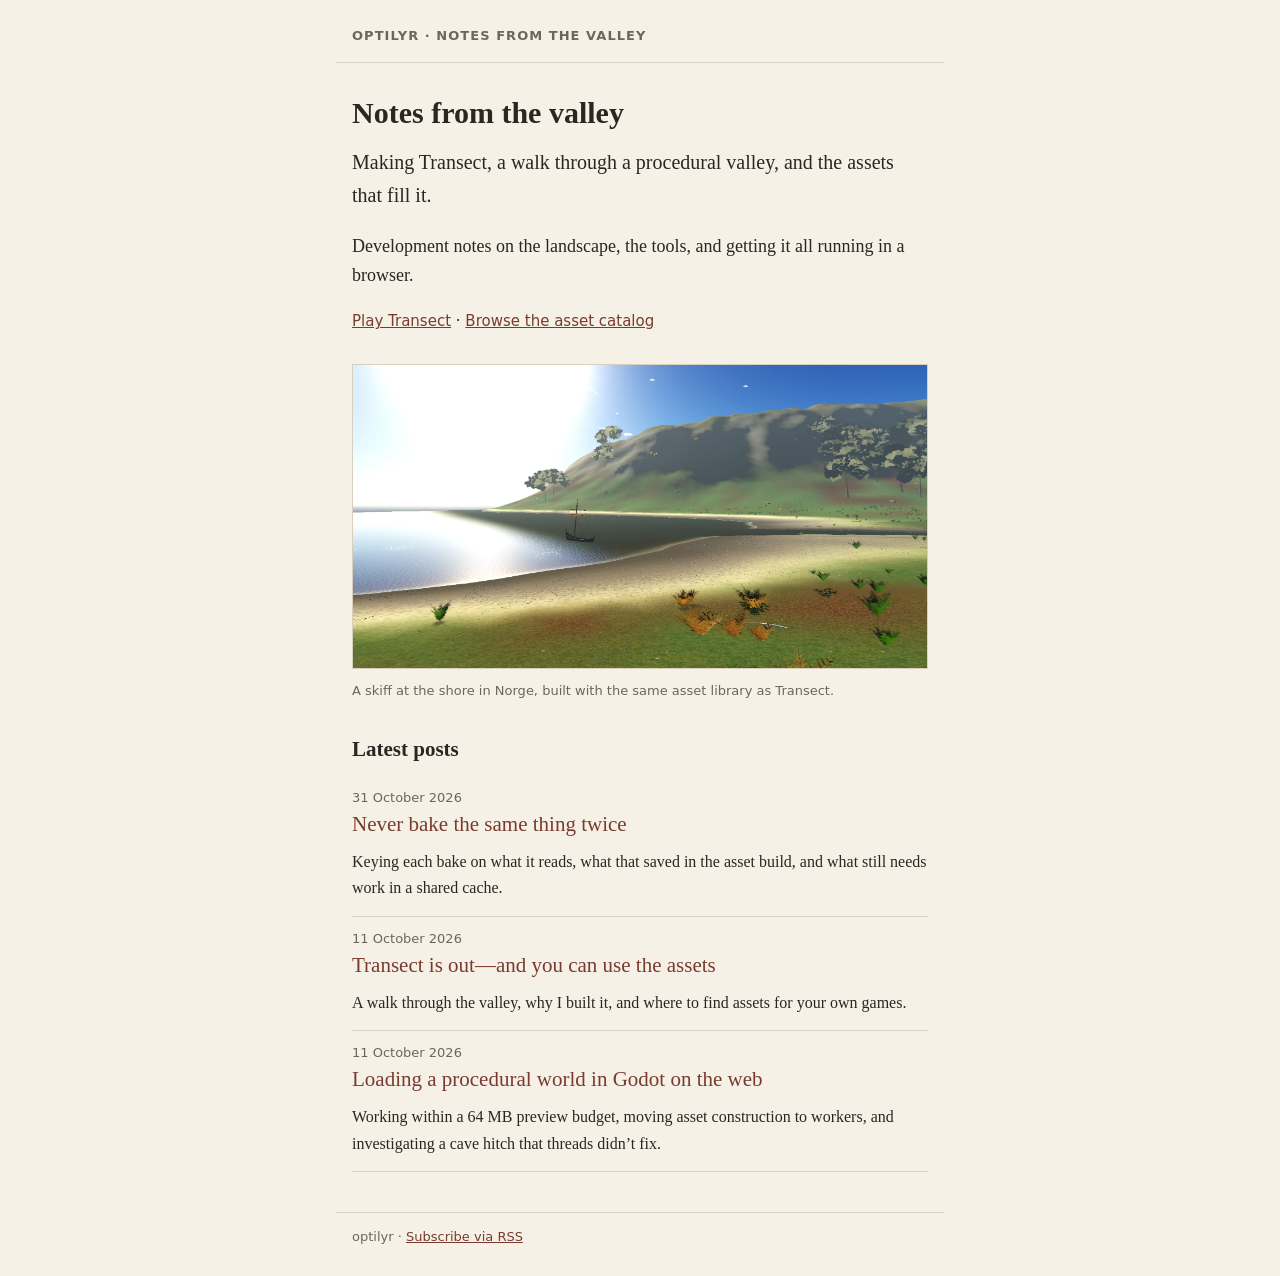
<file: index.html>
<!doctype html>
<html lang="en">
<head>
<meta charset="utf-8">
<meta name="viewport" content="width=device-width,initial-scale=1">
<title>Notes from the valley</title>
<meta name="description" content="Notes on making Transect, a walk through a valley in your browser.">
<link rel="stylesheet" href="style.css">
<link rel="canonical" href="https://fellandfjordstudios.github.io/blog/">
<link rel="alternate" type="application/rss+xml" title="Notes from the valley" href="feed.xml">
<meta property="og:site_name" content="Notes from the valley">
<meta property="og:type" content="website">
<meta property="og:title" content="Notes from the valley">
<meta property="og:description" content="Notes on making Transect, a walk through a valley in your browser.">
<meta property="og:url" content="https://fellandfjordstudios.github.io/blog/">
</head>
<body>
<header><a class="site" href="./">optilyr · notes from the valley</a></header>
<main>
<section class="intro" aria-labelledby="intro-title">
<h1 id="intro-title">Notes from the valley</h1>
<p class="lede">Making Transect, a walk through a procedural valley, and the assets that fill it.</p>
<p>Development notes on the landscape, the tools, and getting it all running in a browser.</p>
<p class="project-links"><a href="https://fellandfjordstudios.github.io/transect-release/">Play Transect</a> · <a href="https://asset-explorer.pages.dev/">Browse the asset catalog</a></p>
<figure class="scene shore-scene">
<img src="images/norge-skiff-at-the-shore.webp" width="2000" height="1055" alt="A skiff floats beside a sandy shore in Norge, beneath a grassy hillside and a bright blue sky.">
<figcaption>A skiff at the shore in Norge, built with the same asset library as Transect.</figcaption>
</figure>
</section>
<h2>Latest posts</h2>
<ul class="posts">
<li><p class="date"><time datetime="2026-10-31">31 October 2026</time></p><h3><a href="posts/never-bake-the-same-thing-twice.html">Never bake the same thing twice</a></h3><p>Keying each bake on what it reads, what that saved in the asset build, and what still needs work in a shared cache.</p></li>
<li><p class="date"><time datetime="2026-10-11">11 October 2026</time></p><h3><a href="posts/transect-announcement.html">Transect is out—and you can use the assets</a></h3><p>A walk through the valley, why I built it, and where to find assets for your own games.</p></li>
<li><p class="date"><time datetime="2026-10-11">11 October 2026</time></p><h3><a href="posts/loading-a-procedural-world.html">Loading a procedural world in Godot on the web</a></h3><p>Working within a 64 MB preview budget, moving asset construction to workers, and investigating a cave hitch that threads didn’t fix.</p></li>
</ul>
</main>
<footer>optilyr · <a href="feed.xml">Subscribe via RSS</a></footer>
</body>
</html>
</file>
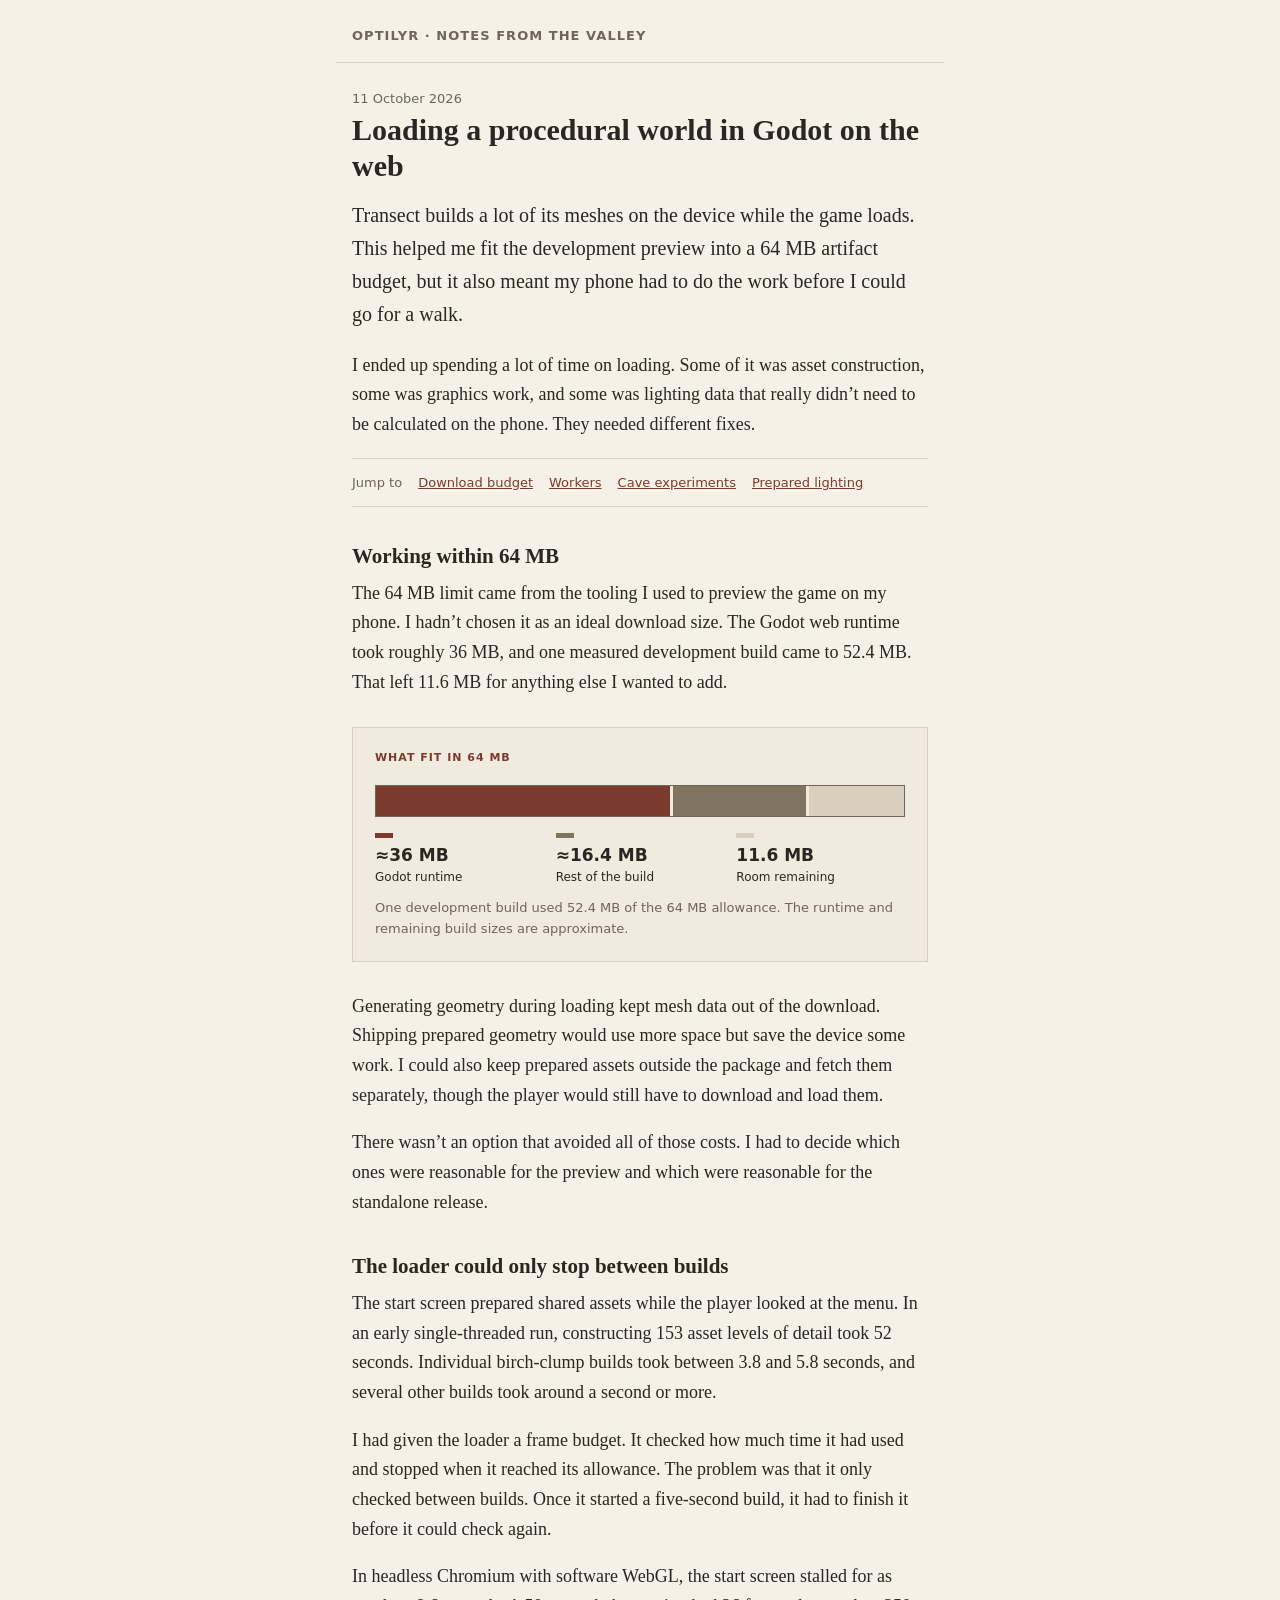
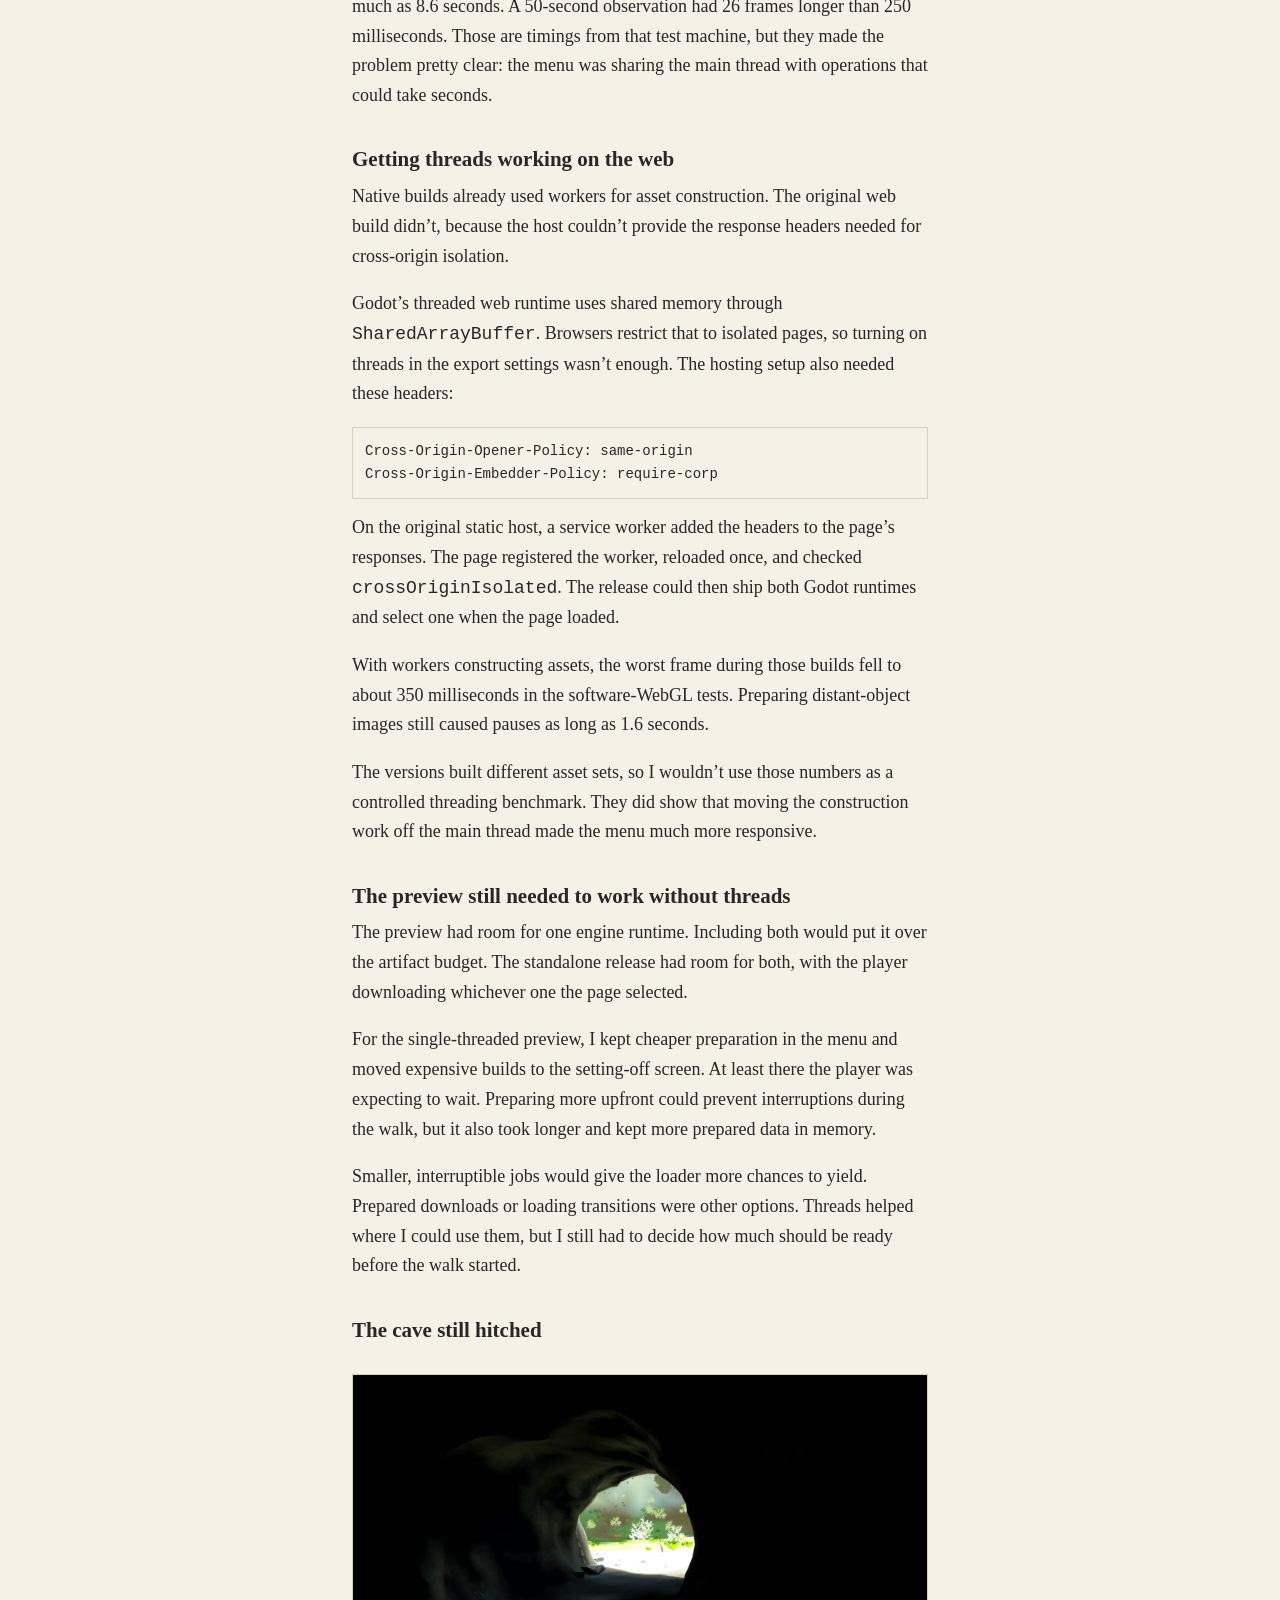
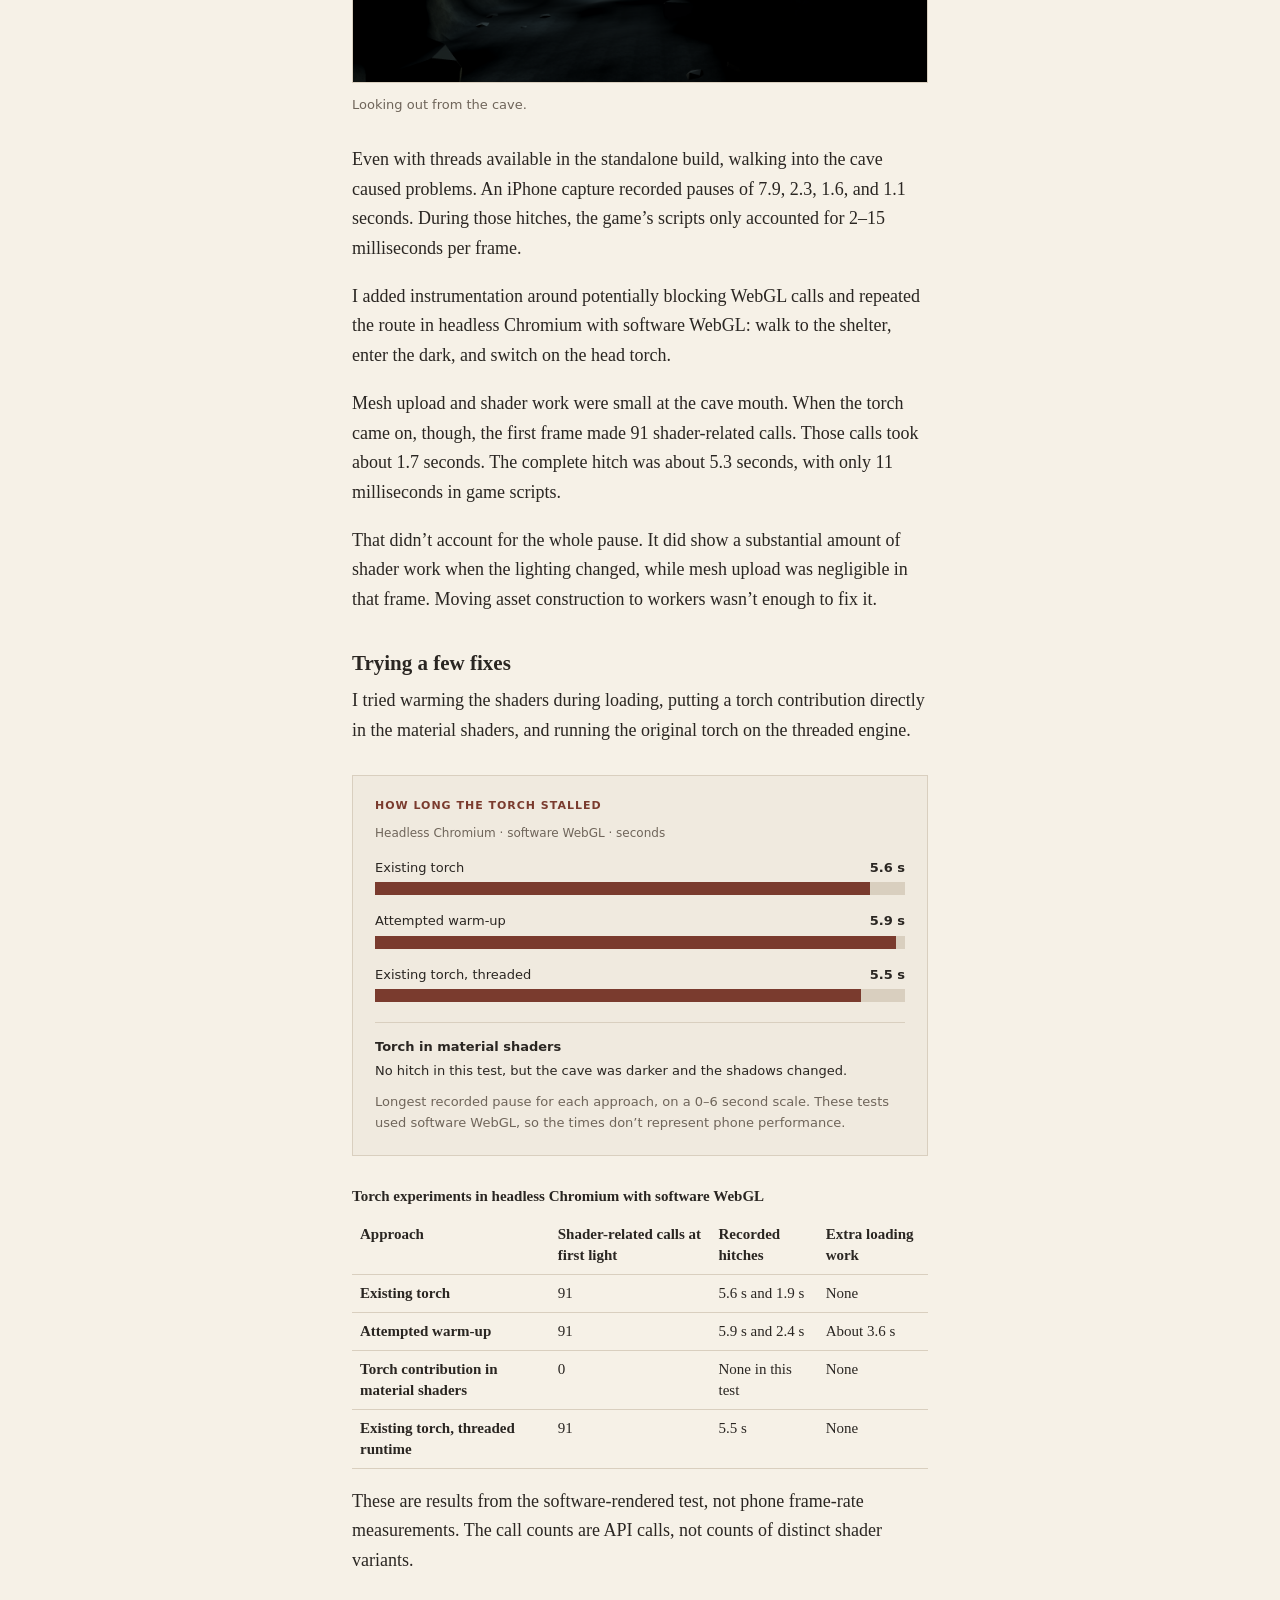
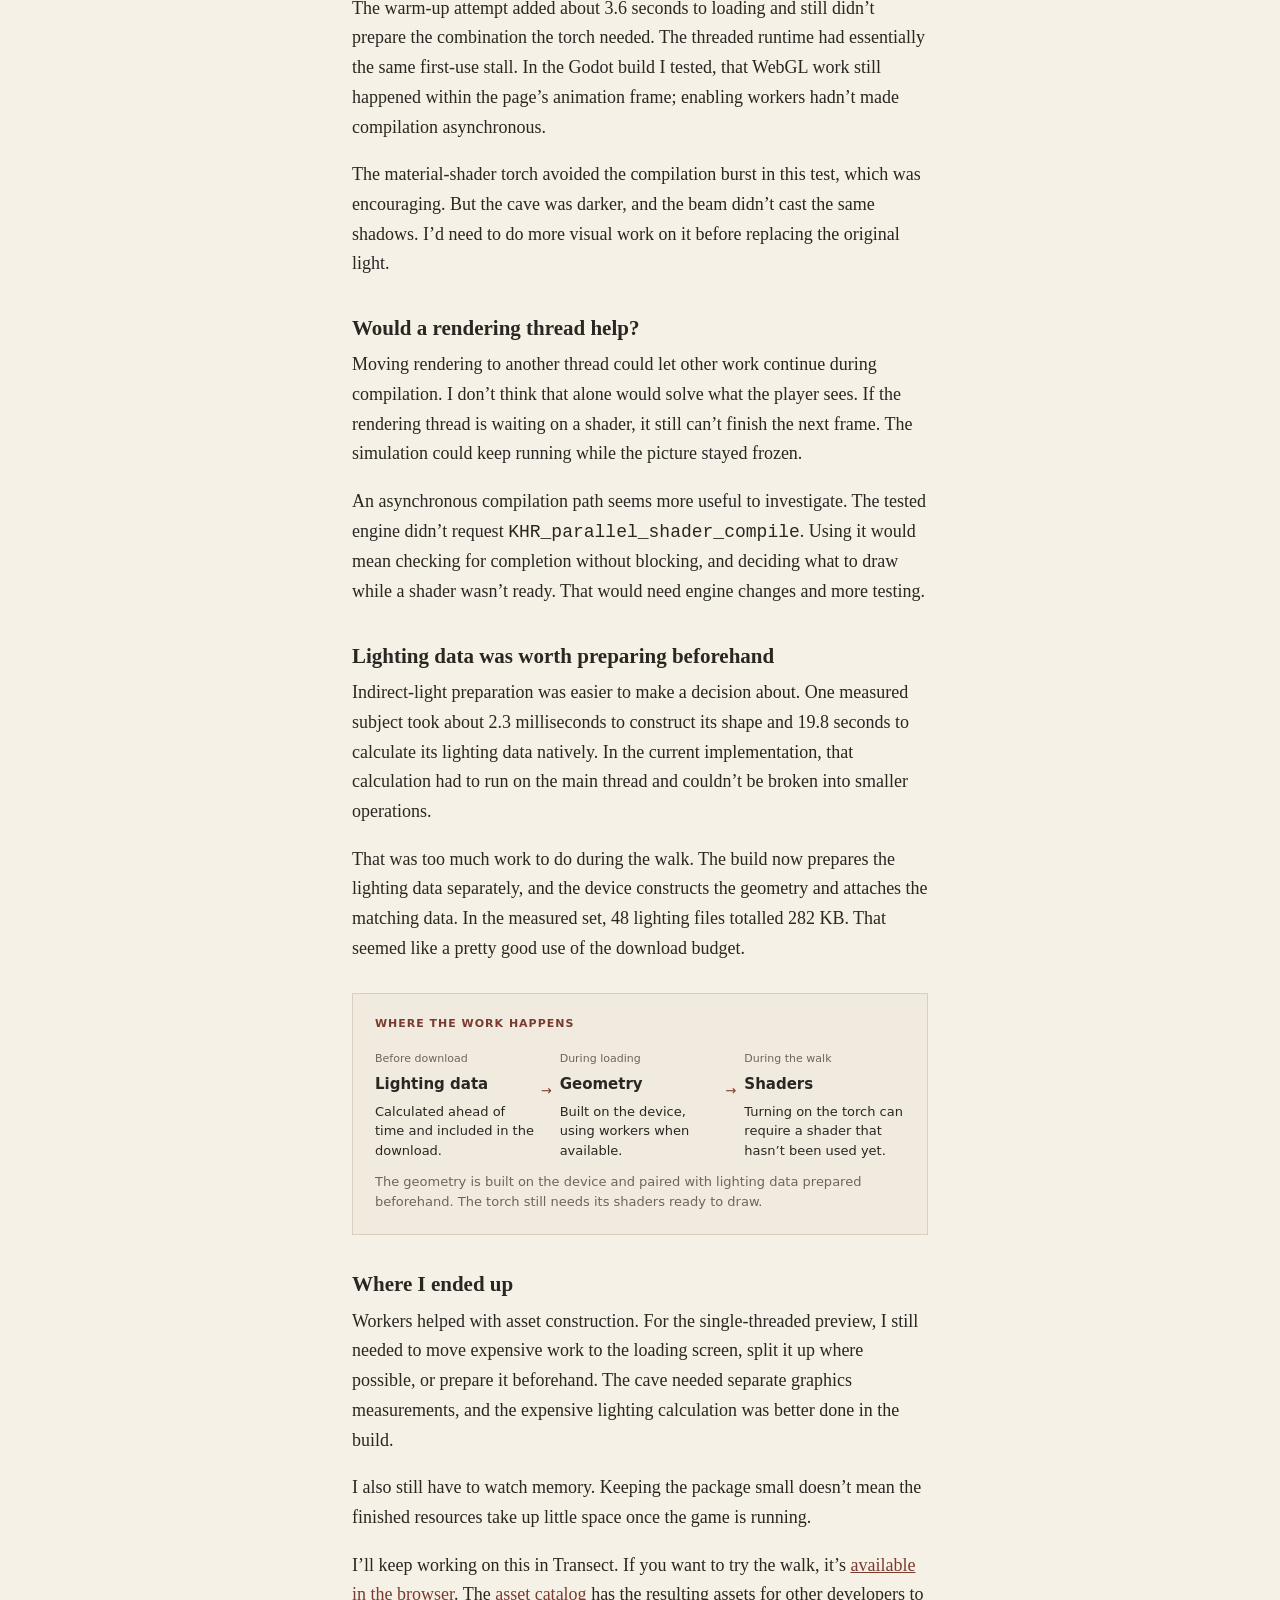
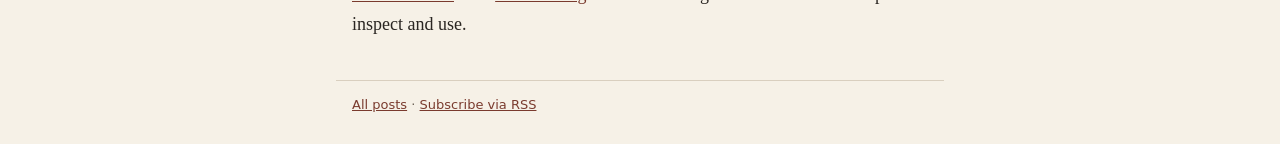
<file: posts/loading-a-procedural-world.html>
<!doctype html>
<html lang="en">
<head>
<meta charset="utf-8">
<meta name="viewport" content="width=device-width,initial-scale=1">
<title>Loading a procedural world in Godot on the web</title>
<meta name="description" content="What I tried to reduce loading stalls in Transect, from worker threads to shader experiments and prepared lighting data.">
<link rel="stylesheet" href="../style.css">
<link rel="canonical" href="https://fellandfjordstudios.github.io/blog/posts/loading-a-procedural-world.html">
<link rel="alternate" type="application/rss+xml" title="Notes from the valley" href="../feed.xml">
<meta property="og:site_name" content="Notes from the valley">
<meta property="og:type" content="article">
<meta property="og:title" content="Loading a procedural world in Godot on the web">
<meta property="og:description" content="What I tried to reduce loading stalls in Transect, from worker threads to shader experiments and prepared lighting data.">
<meta property="og:url" content="https://fellandfjordstudios.github.io/blog/posts/loading-a-procedural-world.html">
</head>
<body>
<header><a class="site" href="../">optilyr · notes from the valley</a></header>
<main>
<article>
<p class="date"><time datetime="2026-10-11">11 October 2026</time></p>
<h1>Loading a procedural world in Godot on the web</h1>
<p class="lede">Transect builds a lot of its meshes on the device while the game loads. This helped me fit the development preview into a 64 MB artifact budget, but it also meant my phone had to do the work before I could go for a walk.</p>
<p>I ended up spending a lot of time on loading. Some of it was asset construction, some was graphics work, and some was lighting data that really didn’t need to be calculated on the phone. They needed different fixes.</p>
<nav class="article-nav" aria-label="In this article"><span>Jump to</span> <a href="#budget">Download budget</a> <a href="#threads">Workers</a> <a href="#cave">Cave experiments</a> <a href="#lighting">Prepared lighting</a></nav>
<h2 id="budget">Working within 64 MB</h2>
<p>The 64 MB limit came from the tooling I used to preview the game on my phone. I hadn’t chosen it as an ideal download size. The Godot web runtime took roughly 36 MB, and one measured development build came to 52.4 MB. That left 11.6 MB for anything else I wanted to add.</p>
<figure class="diagram">
<p class="eyebrow">What fit in 64 MB</p>
<div class="budget-bar" aria-hidden="true"><span class="budget-runtime"></span><span class="budget-other"></span><span class="budget-room"></span></div>
<ul class="budget-key">
<li><span class="swatch runtime" aria-hidden="true"></span><strong>≈36 MB</strong><span>Godot runtime</span></li>
<li><span class="swatch other" aria-hidden="true"></span><strong>≈16.4 MB</strong><span>Rest of the build</span></li>
<li><span class="swatch room" aria-hidden="true"></span><strong>11.6 MB</strong><span>Room remaining</span></li>
</ul>
<figcaption>One development build used 52.4 MB of the 64 MB allowance. The runtime and remaining build sizes are approximate.</figcaption>
</figure>
<p>Generating geometry during loading kept mesh data out of the download. Shipping prepared geometry would use more space but save the device some work. I could also keep prepared assets outside the package and fetch them separately, though the player would still have to download and load them.</p>
<p>There wasn’t an option that avoided all of those costs. I had to decide which ones were reasonable for the preview and which were reasonable for the standalone release.</p>
<h2>The loader could only stop between builds</h2>
<p>The start screen prepared shared assets while the player looked at the menu. In an early single-threaded run, constructing 153 asset levels of detail took 52 seconds. Individual birch-clump builds took between 3.8 and 5.8 seconds, and several other builds took around a second or more.</p>
<p>I had given the loader a frame budget. It checked how much time it had used and stopped when it reached its allowance. The problem was that it only checked between builds. Once it started a five-second build, it had to finish it before it could check again.</p>
<p>In headless Chromium with software WebGL, the start screen stalled for as much as 8.6 seconds. A 50-second observation had 26 frames longer than 250 milliseconds. Those are timings from that test machine, but they made the problem pretty clear: the menu was sharing the main thread with operations that could take seconds.</p>
<h2 id="threads">Getting threads working on the web</h2>
<p>Native builds already used workers for asset construction. The original web build didn’t, because the host couldn’t provide the response headers needed for cross-origin isolation.</p>
<p>Godot’s threaded web runtime uses shared memory through <code>SharedArrayBuffer</code>. Browsers restrict that to isolated pages, so turning on threads in the export settings wasn’t enough. The hosting setup also needed these headers:</p>
<pre><code>Cross-Origin-Opener-Policy: same-origin
Cross-Origin-Embedder-Policy: require-corp</code></pre>
<p>On the original static host, a service worker added the headers to the page’s responses. The page registered the worker, reloaded once, and checked <code>crossOriginIsolated</code>. The release could then ship both Godot runtimes and select one when the page loaded.</p>
<p>With workers constructing assets, the worst frame during those builds fell to about 350 milliseconds in the software-WebGL tests. Preparing distant-object images still caused pauses as long as 1.6 seconds.</p>
<p>The versions built different asset sets, so I wouldn’t use those numbers as a controlled threading benchmark. They did show that moving the construction work off the main thread made the menu much more responsive.</p>
<h2>The preview still needed to work without threads</h2>
<p>The preview had room for one engine runtime. Including both would put it over the artifact budget. The standalone release had room for both, with the player downloading whichever one the page selected.</p>
<p>For the single-threaded preview, I kept cheaper preparation in the menu and moved expensive builds to the setting-off screen. At least there the player was expecting to wait. Preparing more upfront could prevent interruptions during the walk, but it also took longer and kept more prepared data in memory.</p>
<p>Smaller, interruptible jobs would give the loader more chances to yield. Prepared downloads or loading transitions were other options. Threads helped where I could use them, but I still had to decide how much should be ready before the walk started.</p>
<h2 id="cave">The cave still hitched</h2>
<figure class="scene cave-scene">
<img src="../images/looking_out_of_the_cave.png" width="2820" height="1508" loading="lazy" alt="Looking from a dark, rocky cave toward its sunlit entrance, with trees and plants outside.">
<figcaption>Looking out from the cave.</figcaption>
</figure>
<p>Even with threads available in the standalone build, walking into the cave caused problems. An iPhone capture recorded pauses of 7.9, 2.3, 1.6, and 1.1 seconds. During those hitches, the game’s scripts only accounted for 2–15 milliseconds per frame.</p>
<p>I added instrumentation around potentially blocking WebGL calls and repeated the route in headless Chromium with software WebGL: walk to the shelter, enter the dark, and switch on the head torch.</p>
<p>Mesh upload and shader work were small at the cave mouth. When the torch came on, though, the first frame made 91 shader-related calls. Those calls took about 1.7 seconds. The complete hitch was about 5.3 seconds, with only 11 milliseconds in game scripts.</p>
<p>That didn’t account for the whole pause. It did show a substantial amount of shader work when the lighting changed, while mesh upload was negligible in that frame. Moving asset construction to workers wasn’t enough to fix it.</p>
<h2>Trying a few fixes</h2>
<p>I tried warming the shaders during loading, putting a torch contribution directly in the material shaders, and running the original torch on the threaded engine.</p>
<figure class="diagram">
<p class="eyebrow">How long the torch stalled</p>
<p class="chart-context">Headless Chromium · software WebGL · seconds</p>
<div class="hitch-chart">
<div class="hitch-row"><span>Existing torch</span><strong>5.6 s</strong><div class="bar-track" aria-hidden="true"><span style="width:93.333%"></span></div></div>
<div class="hitch-row"><span>Attempted warm-up</span><strong>5.9 s</strong><div class="bar-track" aria-hidden="true"><span style="width:98.333%"></span></div></div>
<div class="hitch-row"><span>Existing torch, threaded</span><strong>5.5 s</strong><div class="bar-track" aria-hidden="true"><span style="width:91.667%"></span></div></div>
<div class="hitch-result"><strong>Torch in material shaders</strong><span>No hitch in this test, but the cave was darker and the shadows changed.</span></div>
</div>
<figcaption>Longest recorded pause for each approach, on a 0–6 second scale. These tests used software WebGL, so the times don’t represent phone performance.</figcaption>
</figure>
<div class="table-scroll" role="region" aria-label="Torch experiment results" tabindex="0">
<table>
<caption>Torch experiments in headless Chromium with software WebGL</caption>
<thead><tr><th scope="col">Approach</th><th scope="col">Shader-related calls at first light</th><th scope="col">Recorded hitches</th><th scope="col">Extra loading work</th></tr></thead>
<tbody>
<tr><th scope="row">Existing torch</th><td>91</td><td>5.6 s and 1.9 s</td><td>None</td></tr>
<tr><th scope="row">Attempted warm-up</th><td>91</td><td>5.9 s and 2.4 s</td><td>About 3.6 s</td></tr>
<tr><th scope="row">Torch contribution in material shaders</th><td>0</td><td>None in this test</td><td>None</td></tr>
<tr><th scope="row">Existing torch, threaded runtime</th><td>91</td><td>5.5 s</td><td>None</td></tr>
</tbody>
</table>
</div>
<p>These are results from the software-rendered test, not phone frame-rate measurements. The call counts are API calls, not counts of distinct shader variants.</p>
<p>The warm-up attempt added about 3.6 seconds to loading and still didn’t prepare the combination the torch needed. The threaded runtime had essentially the same first-use stall. In the Godot build I tested, that WebGL work still happened within the page’s animation frame; enabling workers hadn’t made compilation asynchronous.</p>
<p>The material-shader torch avoided the compilation burst in this test, which was encouraging. But the cave was darker, and the beam didn’t cast the same shadows. I’d need to do more visual work on it before replacing the original light.</p>
<h2>Would a rendering thread help?</h2>
<p>Moving rendering to another thread could let other work continue during compilation. I don’t think that alone would solve what the player sees. If the rendering thread is waiting on a shader, it still can’t finish the next frame. The simulation could keep running while the picture stayed frozen.</p>
<p>An asynchronous compilation path seems more useful to investigate. The tested engine didn’t request <code>KHR_parallel_shader_compile</code>. Using it would mean checking for completion without blocking, and deciding what to draw while a shader wasn’t ready. That would need engine changes and more testing.</p>
<h2 id="lighting">Lighting data was worth preparing beforehand</h2>
<p>Indirect-light preparation was easier to make a decision about. One measured subject took about 2.3 milliseconds to construct its shape and 19.8 seconds to calculate its lighting data natively. In the current implementation, that calculation had to run on the main thread and couldn’t be broken into smaller operations.</p>
<p>That was too much work to do during the walk. The build now prepares the lighting data separately, and the device constructs the geometry and attaches the matching data. In the measured set, 48 lighting files totalled 282 KB. That seemed like a pretty good use of the download budget.</p>
<figure class="diagram">
<p class="eyebrow">Where the work happens</p>
<ol class="flow">
<li><span class="step-label">Before download</span><strong>Lighting data</strong><span>Calculated ahead of time and included in the download.</span></li>
<li><span class="step-label">During loading</span><strong>Geometry</strong><span>Built on the device, using workers when available.</span></li>
<li><span class="step-label">During the walk</span><strong>Shaders</strong><span>Turning on the torch can require a shader that hasn’t been used yet.</span></li>
</ol>
<figcaption>The geometry is built on the device and paired with lighting data prepared beforehand. The torch still needs its shaders ready to draw.</figcaption>
</figure>
<h2>Where I ended up</h2>
<p>Workers helped with asset construction. For the single-threaded preview, I still needed to move expensive work to the loading screen, split it up where possible, or prepare it beforehand. The cave needed separate graphics measurements, and the expensive lighting calculation was better done in the build.</p>
<p>I also still have to watch memory. Keeping the package small doesn’t mean the finished resources take up little space once the game is running.</p>
<p>I’ll keep working on this in Transect. If you want to try the walk, it’s <a href="https://fellandfjordstudios.github.io/transect-release/">available in the browser</a>. The <a href="https://asset-explorer.pages.dev/">asset catalog</a> has the resulting assets for other developers to inspect and use.</p>
</article>
</main>
<footer><a href="../">All posts</a> · <a href="../feed.xml">Subscribe via RSS</a></footer>
</body>
</html>
</file>
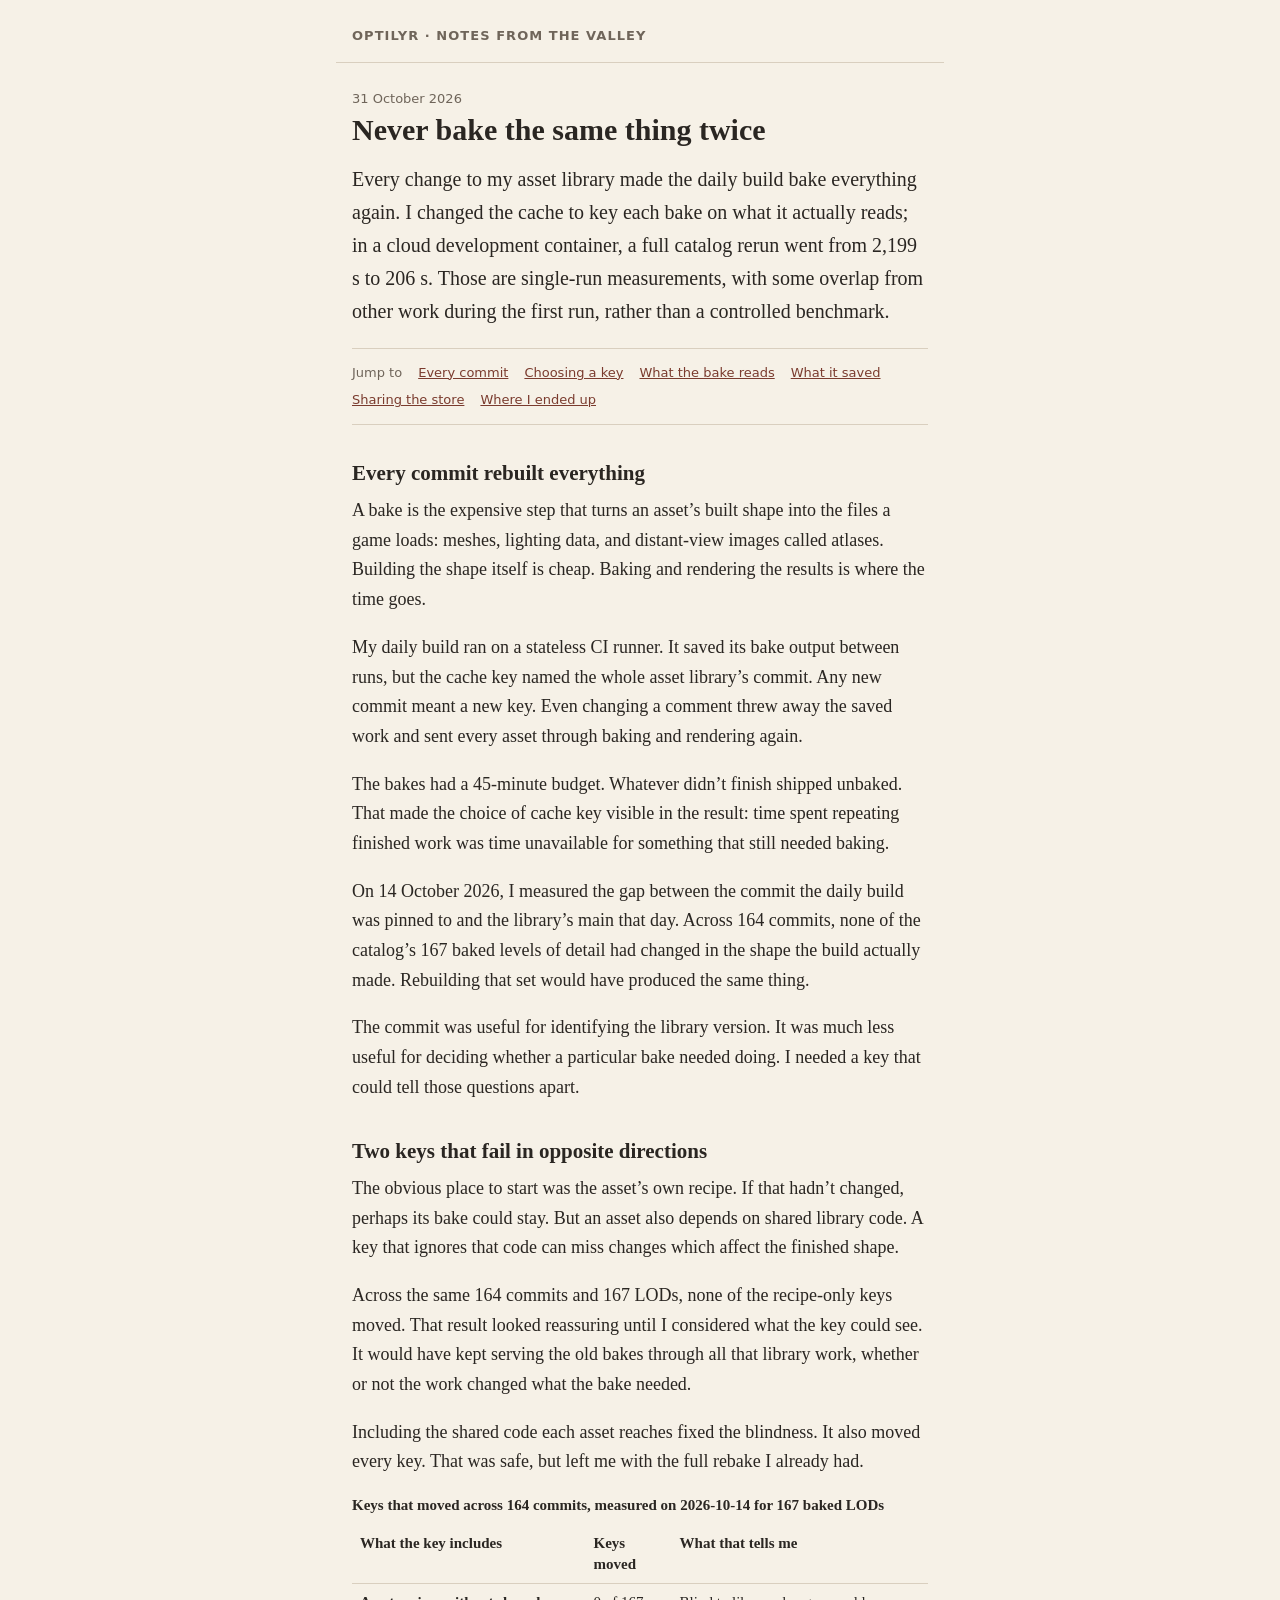
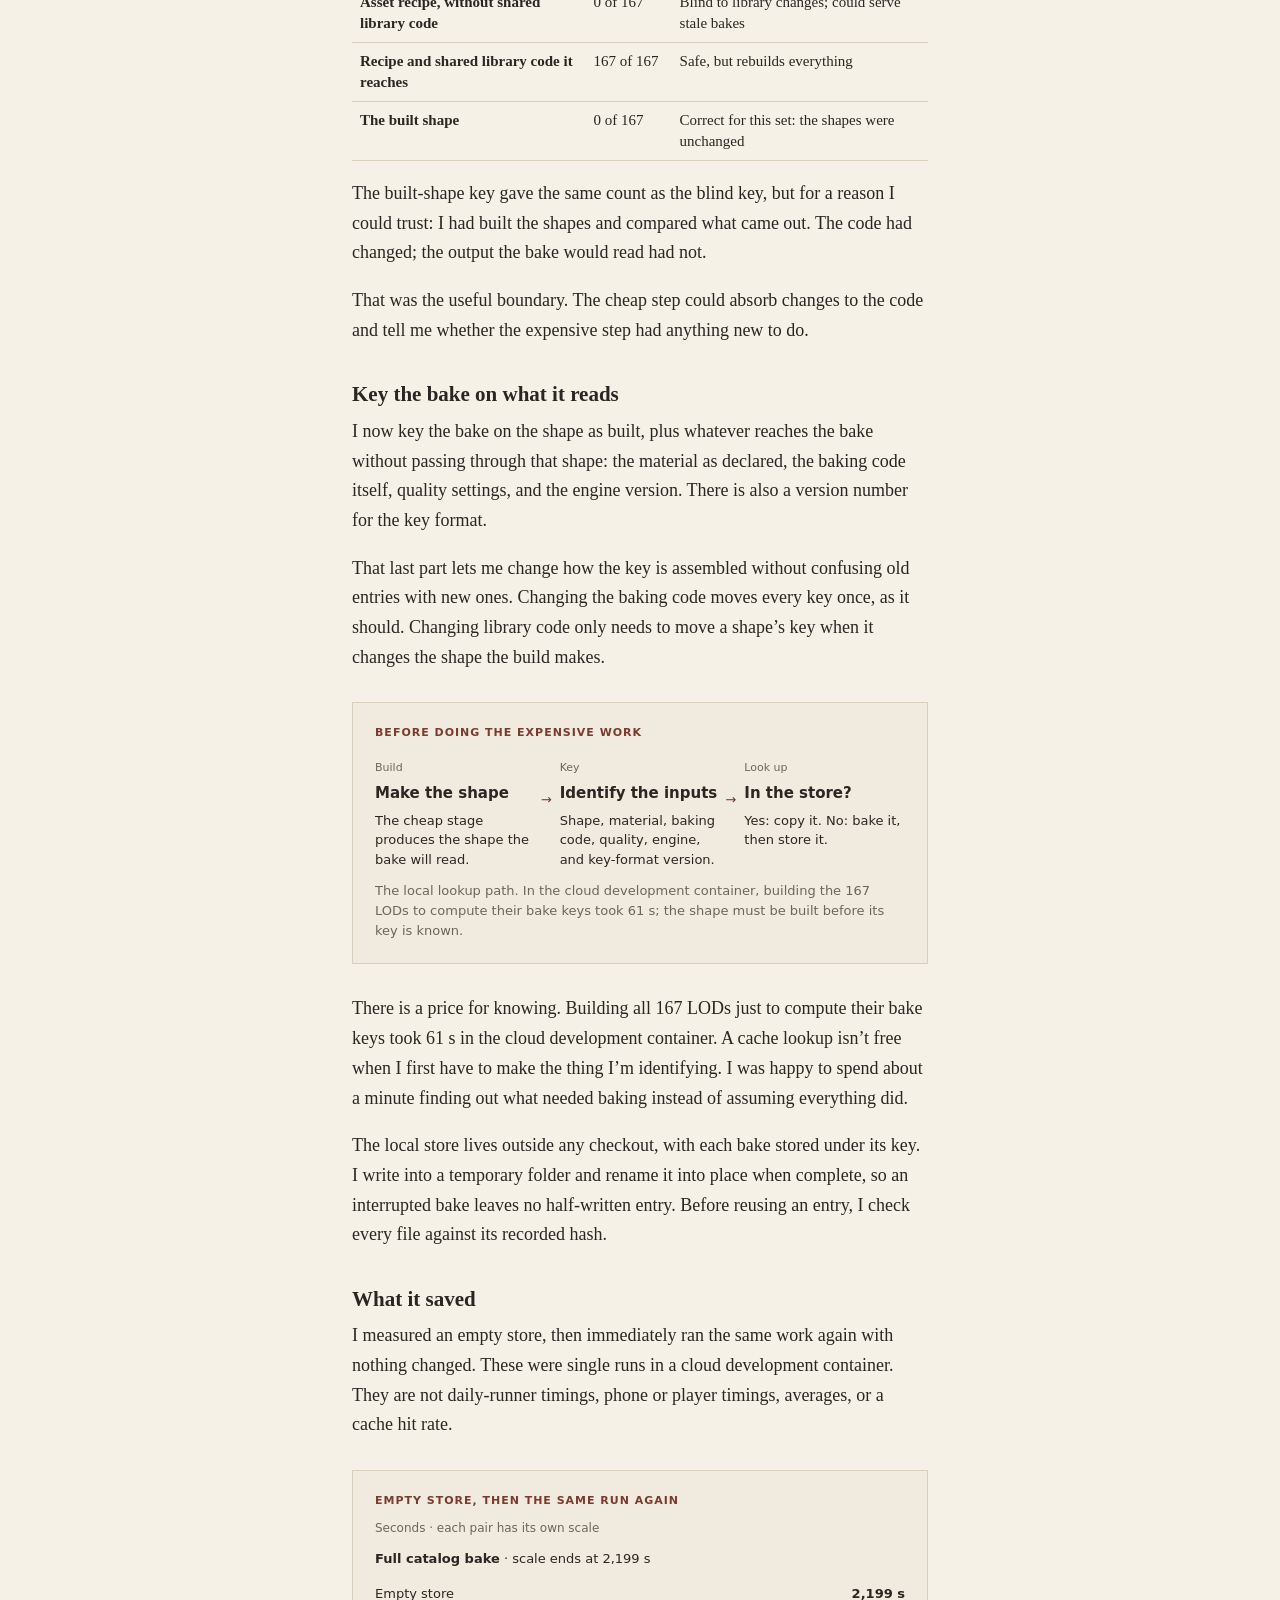
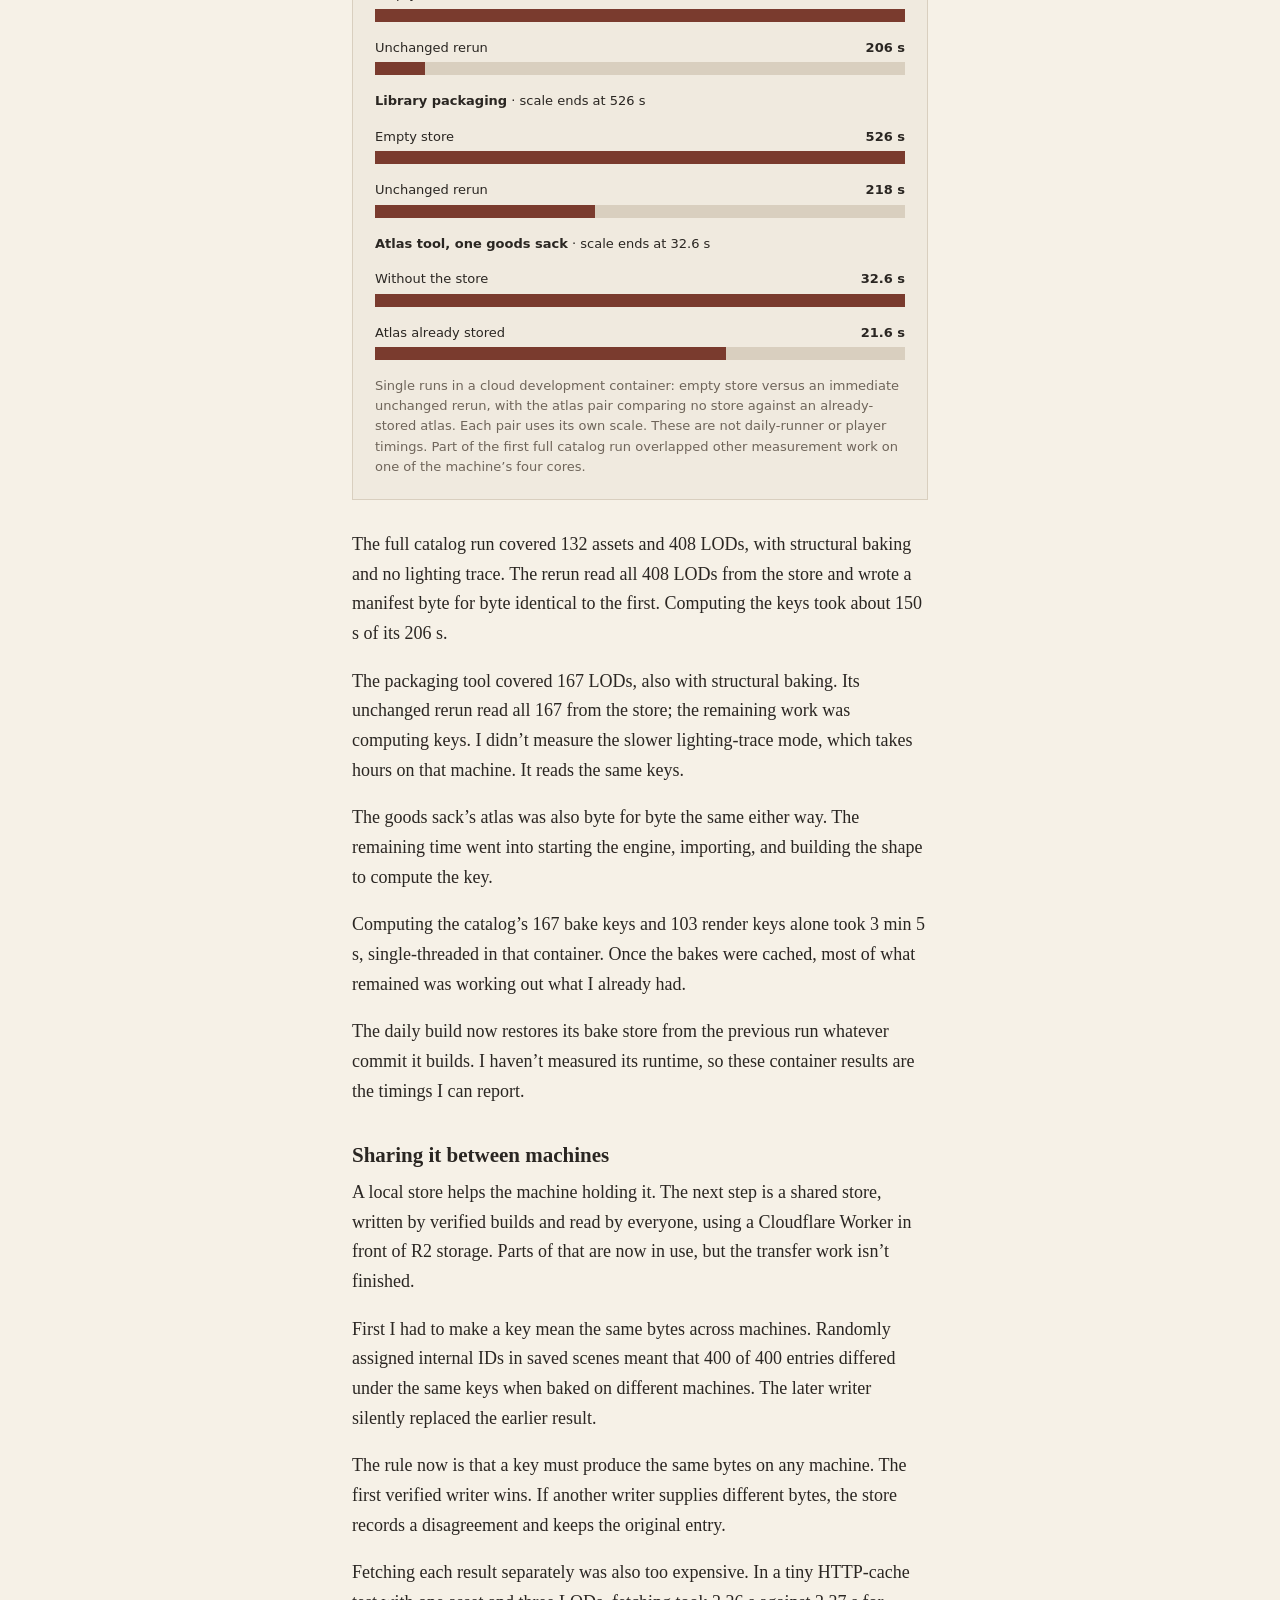
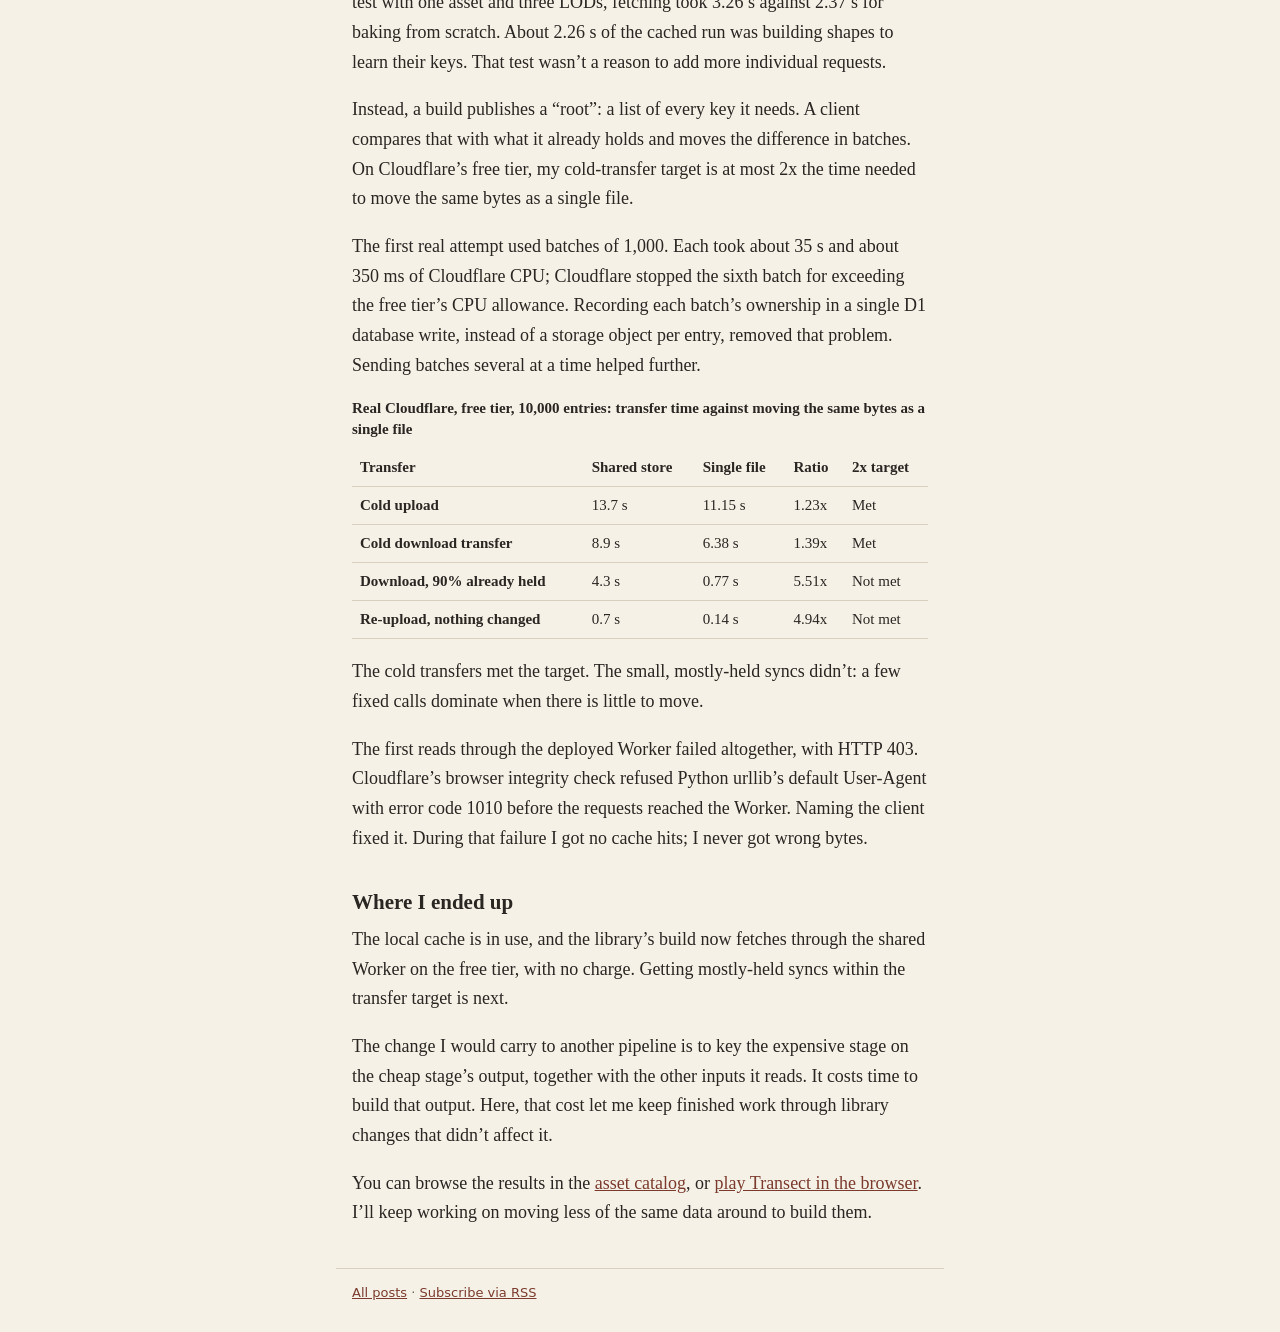
<file: posts/never-bake-the-same-thing-twice.html>
<!doctype html>
<html lang="en">
<head>
<meta charset="utf-8">
<meta name="viewport" content="width=device-width,initial-scale=1">
<title>Never bake the same thing twice</title>
<meta name="description" content="Keying each bake on what it reads, what that saved in the asset build, and what still needs work in a shared cache.">
<link rel="stylesheet" href="../style.css">
<link rel="canonical" href="https://fellandfjordstudios.github.io/blog/posts/never-bake-the-same-thing-twice.html">
<link rel="alternate" type="application/rss+xml" title="Notes from the valley" href="../feed.xml">
<meta property="og:site_name" content="Notes from the valley">
<meta property="og:type" content="article">
<meta property="og:title" content="Never bake the same thing twice">
<meta property="og:description" content="Keying each bake on what it reads, what that saved in the asset build, and what still needs work in a shared cache.">
<meta property="og:url" content="https://fellandfjordstudios.github.io/blog/posts/never-bake-the-same-thing-twice.html">
</head>
<body>
<header><a class="site" href="../">optilyr · notes from the valley</a></header>
<main>
<article>

<p class="date"><time datetime="2026-10-31">31 October 2026</time></p>
<h1>Never bake the same thing twice</h1>
<p class="lede">Every change to my asset library made the daily build bake everything again. I changed the cache to key each bake on what it actually reads; in a cloud development container, a full catalog rerun went from 2,199 s to 206 s. Those are single-run measurements, with some overlap from other work during the first run, rather than a controlled benchmark.</p>
<nav class="article-nav" aria-label="In this article"><span>Jump to</span> <a href="#every-commit">Every commit</a> <a href="#two-keys">Choosing a key</a> <a href="#inputs">What the bake reads</a> <a href="#savings">What it saved</a> <a href="#sharing">Sharing the store</a> <a href="#ended-up">Where I ended up</a></nav>
<h2 id="every-commit">Every commit rebuilt everything</h2>
<p>A bake is the expensive step that turns an asset’s built shape into the files a game loads: meshes, lighting data, and distant-view images called atlases. Building the shape itself is cheap. Baking and rendering the results is where the time goes.</p>
<p>My daily build ran on a stateless CI runner. It saved its bake output between runs, but the cache key named the whole asset library’s commit. Any new commit meant a new key. Even changing a comment threw away the saved work and sent every asset through baking and rendering again.</p>
<p>The bakes had a 45-minute budget. Whatever didn’t finish shipped unbaked. That made the choice of cache key visible in the result: time spent repeating finished work was time unavailable for something that still needed baking.</p>
<p>On 14 October 2026, I measured the gap between the commit the daily build was pinned to and the library’s main that day. Across 164 commits, none of the catalog’s 167 baked levels of detail had changed in the shape the build actually made. Rebuilding that set would have produced the same thing.</p>
<p>The commit was useful for identifying the library version. It was much less useful for deciding whether a particular bake needed doing. I needed a key that could tell those questions apart.</p>
<h2 id="two-keys">Two keys that fail in opposite directions</h2>
<p>The obvious place to start was the asset’s own recipe. If that hadn’t changed, perhaps its bake could stay. But an asset also depends on shared library code. A key that ignores that code can miss changes which affect the finished shape.</p>
<p>Across the same 164 commits and 167 LODs, none of the recipe-only keys moved. That result looked reassuring until I considered what the key could see. It would have kept serving the old bakes through all that library work, whether or not the work changed what the bake needed.</p>
<p>Including the shared code each asset reaches fixed the blindness. It also moved every key. That was safe, but left me with the full rebake I already had.</p>
<div class="table-scroll" role="region" aria-label="Cache key comparison" tabindex="0">
<table>
<caption>Keys that moved across 164 commits, measured on 2026-10-14 for 167 baked LODs</caption>
<thead><tr><th scope="col">What the key includes</th><th scope="col">Keys moved</th><th scope="col">What that tells me</th></tr></thead>
<tbody>
<tr><th scope="row">Asset recipe, without shared library code</th><td>0 of 167</td><td>Blind to library changes; could serve stale bakes</td></tr>
<tr><th scope="row">Recipe and shared library code it reaches</th><td>167 of 167</td><td>Safe, but rebuilds everything</td></tr>
<tr><th scope="row">The built shape</th><td>0 of 167</td><td>Correct for this set: the shapes were unchanged</td></tr>
</tbody>
</table>
</div>
<p>The built-shape key gave the same count as the blind key, but for a reason I could trust: I had built the shapes and compared what came out. The code had changed; the output the bake would read had not.</p>
<p>That was the useful boundary. The cheap step could absorb changes to the code and tell me whether the expensive step had anything new to do.</p>
<h2 id="inputs">Key the bake on what it reads</h2>
<p>I now key the bake on the shape as built, plus whatever reaches the bake without passing through that shape: the material as declared, the baking code itself, quality settings, and the engine version. There is also a version number for the key format.</p>
<p>That last part lets me change how the key is assembled without confusing old entries with new ones. Changing the baking code moves every key once, as it should. Changing library code only needs to move a shape’s key when it changes the shape the build makes.</p>
<figure class="diagram">
<p class="eyebrow">Before doing the expensive work</p>
<ol class="flow">
<li><span class="step-label">Build</span><strong>Make the shape</strong><span>The cheap stage produces the shape the bake will read.</span></li>
<li><span class="step-label">Key</span><strong>Identify the inputs</strong><span>Shape, material, baking code, quality, engine, and key-format version.</span></li>
<li><span class="step-label">Look up</span><strong>In the store?</strong><span>Yes: copy it. No: bake it, then store it.</span></li>
</ol>
<figcaption>The local lookup path. In the cloud development container, building the 167 LODs to compute their bake keys took 61 s; the shape must be built before its key is known.</figcaption>
</figure>
<p>There is a price for knowing. Building all 167 LODs just to compute their bake keys took 61 s in the cloud development container. A cache lookup isn’t free when I first have to make the thing I’m identifying. I was happy to spend about a minute finding out what needed baking instead of assuming everything did.</p>
<p>The local store lives outside any checkout, with each bake stored under its key. I write into a temporary folder and rename it into place when complete, so an interrupted bake leaves no half-written entry. Before reusing an entry, I check every file against its recorded hash.</p>
<h2 id="savings">What it saved</h2>
<p>I measured an empty store, then immediately ran the same work again with nothing changed. These were single runs in a cloud development container. They are not daily-runner timings, phone or player timings, averages, or a cache hit rate.</p>
<figure class="diagram">
<p class="eyebrow">Empty store, then the same run again</p>
<p class="chart-context">Seconds · each pair has its own scale</p>
<div class="hitch-chart">
<p><strong>Full catalog bake</strong> · scale ends at 2,199 s</p>
<div class="hitch-row"><span>Empty store</span><strong>2,199 s</strong><div class="bar-track" aria-hidden="true"><span style="width:100%"></span></div></div>
<div class="hitch-row"><span>Unchanged rerun</span><strong>206 s</strong><div class="bar-track" aria-hidden="true"><span style="width:calc(206 / 2199 * 100%)"></span></div></div>
<p><strong>Library packaging</strong> · scale ends at 526 s</p>
<div class="hitch-row"><span>Empty store</span><strong>526 s</strong><div class="bar-track" aria-hidden="true"><span style="width:100%"></span></div></div>
<div class="hitch-row"><span>Unchanged rerun</span><strong>218 s</strong><div class="bar-track" aria-hidden="true"><span style="width:calc(218 / 526 * 100%)"></span></div></div>
<p><strong>Atlas tool, one goods sack</strong> · scale ends at 32.6 s</p>
<div class="hitch-row"><span>Without the store</span><strong>32.6 s</strong><div class="bar-track" aria-hidden="true"><span style="width:100%"></span></div></div>
<div class="hitch-row"><span>Atlas already stored</span><strong>21.6 s</strong><div class="bar-track" aria-hidden="true"><span style="width:calc(21.6 / 32.6 * 100%)"></span></div></div>
</div>
<figcaption>Single runs in a cloud development container: empty store versus an immediate unchanged rerun, with the atlas pair comparing no store against an already-stored atlas. Each pair uses its own scale. These are not daily-runner or player timings. Part of the first full catalog run overlapped other measurement work on one of the machine’s four cores.</figcaption>
</figure>
<p>The full catalog run covered 132 assets and 408 LODs, with structural baking and no lighting trace. The rerun read all 408 LODs from the store and wrote a manifest byte for byte identical to the first. Computing the keys took about 150 s of its 206 s.</p>
<p>The packaging tool covered 167 LODs, also with structural baking. Its unchanged rerun read all 167 from the store; the remaining work was computing keys. I didn’t measure the slower lighting-trace mode, which takes hours on that machine. It reads the same keys.</p>
<p>The goods sack’s atlas was also byte for byte the same either way. The remaining time went into starting the engine, importing, and building the shape to compute the key.</p>
<p>Computing the catalog’s 167 bake keys and 103 render keys alone took 3 min 5 s, single-threaded in that container. Once the bakes were cached, most of what remained was working out what I already had.</p>
<p>The daily build now restores its bake store from the previous run whatever commit it builds. I haven’t measured its runtime, so these container results are the timings I can report.</p>
<h2 id="sharing">Sharing it between machines</h2>
<p>A local store helps the machine holding it. The next step is a shared store, written by verified builds and read by everyone, using a Cloudflare Worker in front of R2 storage. Parts of that are now in use, but the transfer work isn’t finished.</p>
<p>First I had to make a key mean the same bytes across machines. Randomly assigned internal IDs in saved scenes meant that 400 of 400 entries differed under the same keys when baked on different machines. The later writer silently replaced the earlier result.</p>
<p>The rule now is that a key must produce the same bytes on any machine. The first verified writer wins. If another writer supplies different bytes, the store records a disagreement and keeps the original entry.</p>
<p>Fetching each result separately was also too expensive. In a tiny HTTP-cache test with one asset and three LODs, fetching took 3.26 s against 2.37 s for baking from scratch. About 2.26 s of the cached run was building shapes to learn their keys. That test wasn’t a reason to add more individual requests.</p>
<p>Instead, a build publishes a “root”: a list of every key it needs. A client compares that with what it already holds and moves the difference in batches. On Cloudflare’s free tier, my cold-transfer target is at most 2x the time needed to move the same bytes as a single file.</p>
<p>The first real attempt used batches of 1,000. Each took about 35 s and about 350 ms of Cloudflare CPU; Cloudflare stopped the sixth batch for exceeding the free tier’s CPU allowance. Recording each batch’s ownership in a single D1 database write, instead of a storage object per entry, removed that problem. Sending batches several at a time helped further.</p>
<div class="table-scroll" role="region" aria-label="Shared store transfer results" tabindex="0">
<table>
<caption>Real Cloudflare, free tier, 10,000 entries: transfer time against moving the same bytes as a single file</caption>
<thead><tr><th scope="col">Transfer</th><th scope="col">Shared store</th><th scope="col">Single file</th><th scope="col">Ratio</th><th scope="col">2x target</th></tr></thead>
<tbody>
<tr><th scope="row">Cold upload</th><td>13.7 s</td><td>11.15 s</td><td>1.23x</td><td>Met</td></tr>
<tr><th scope="row">Cold download transfer</th><td>8.9 s</td><td>6.38 s</td><td>1.39x</td><td>Met</td></tr>
<tr><th scope="row">Download, 90% already held</th><td>4.3 s</td><td>0.77 s</td><td>5.51x</td><td>Not met</td></tr>
<tr><th scope="row">Re-upload, nothing changed</th><td>0.7 s</td><td>0.14 s</td><td>4.94x</td><td>Not met</td></tr>
</tbody>
</table>
</div>
<p>The cold transfers met the target. The small, mostly-held syncs didn’t: a few fixed calls dominate when there is little to move.</p>
<p>The first reads through the deployed Worker failed altogether, with HTTP 403. Cloudflare’s browser integrity check refused Python urllib’s default User-Agent with error code 1010 before the requests reached the Worker. Naming the client fixed it. During that failure I got no cache hits; I never got wrong bytes.</p>
<h2 id="ended-up">Where I ended up</h2>
<p>The local cache is in use, and the library’s build now fetches through the shared Worker on the free tier, with no charge. Getting mostly-held syncs within the transfer target is next.</p>
<p>The change I would carry to another pipeline is to key the expensive stage on the cheap stage’s output, together with the other inputs it reads. It costs time to build that output. Here, that cost let me keep finished work through library changes that didn’t affect it.</p>
<p>You can browse the results in the <a href="https://asset-explorer.pages.dev/">asset catalog</a>, or <a href="https://fellandfjordstudios.github.io/transect-release/">play Transect in the browser</a>. I’ll keep working on moving less of the same data around to build them.</p>
</article>
</main>
<footer><a href="../">All posts</a> · <a href="../feed.xml">Subscribe via RSS</a></footer>
</body>
</html>
</file>
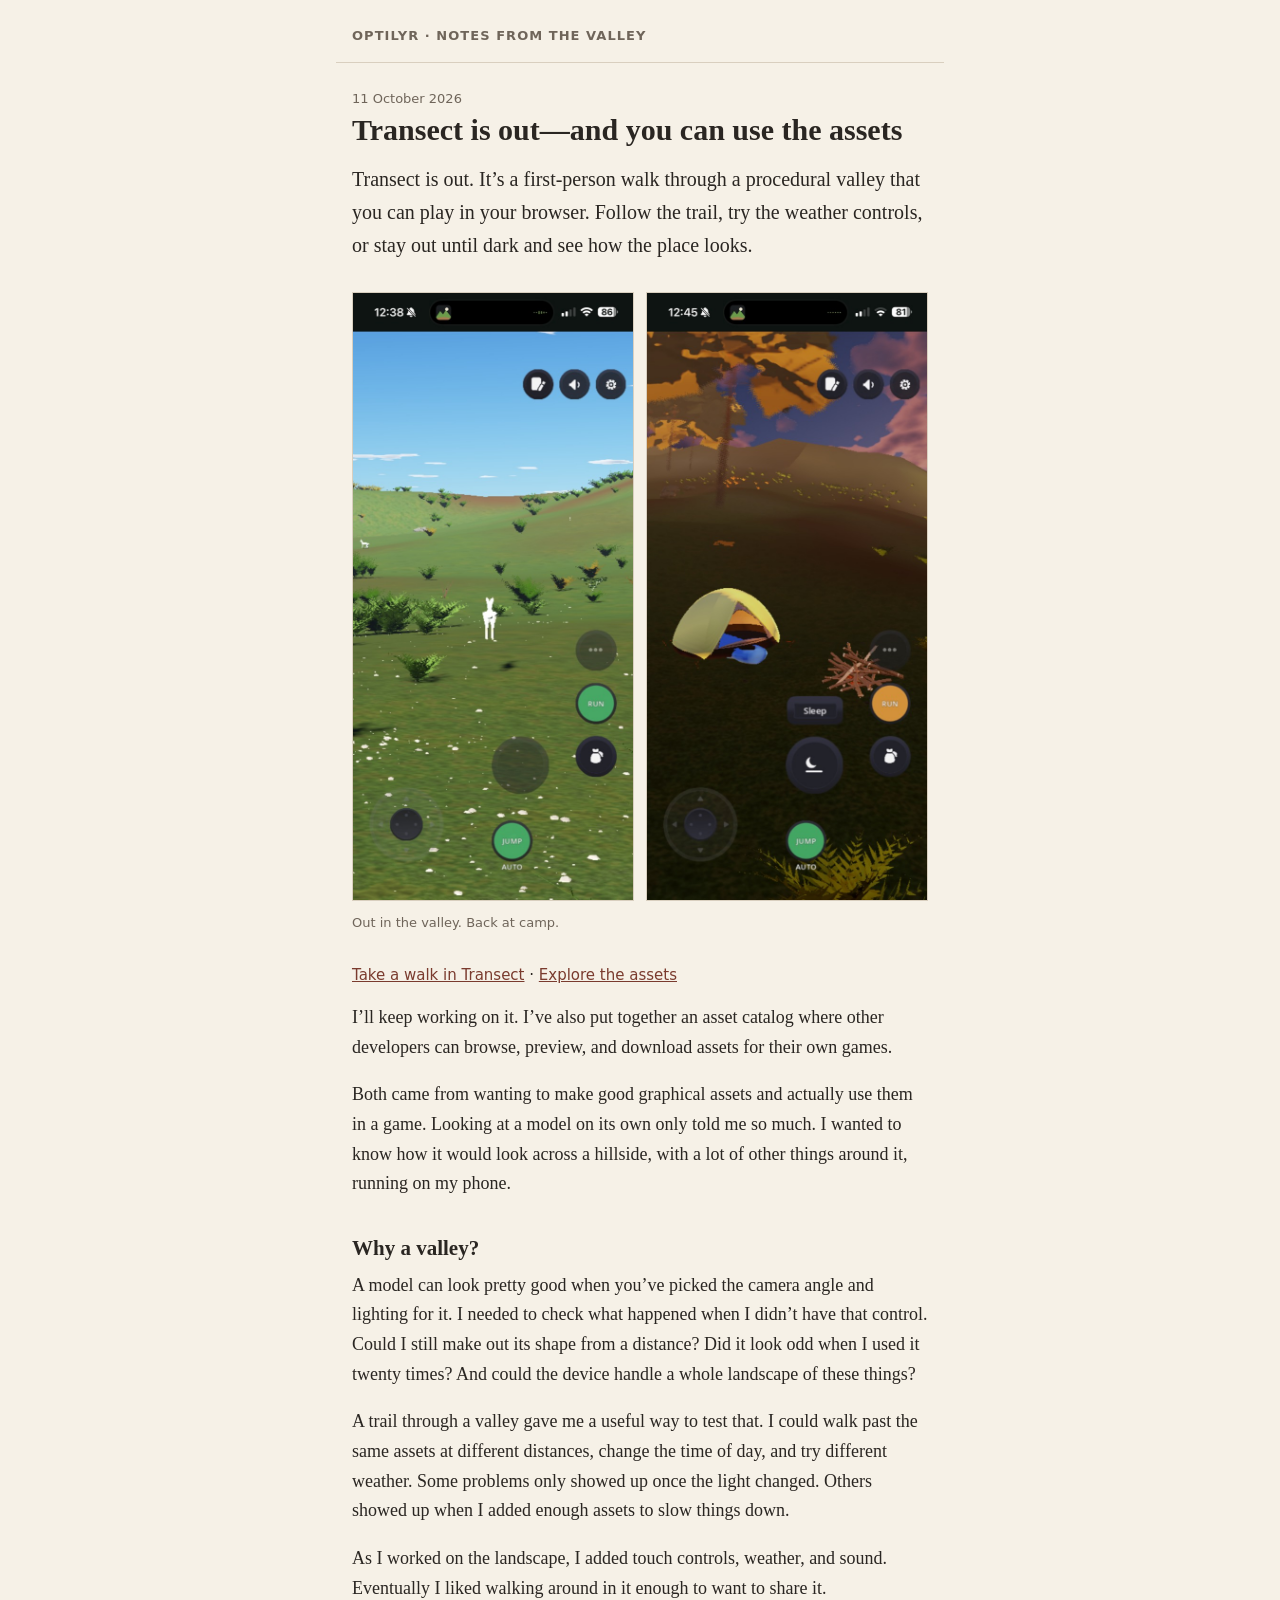
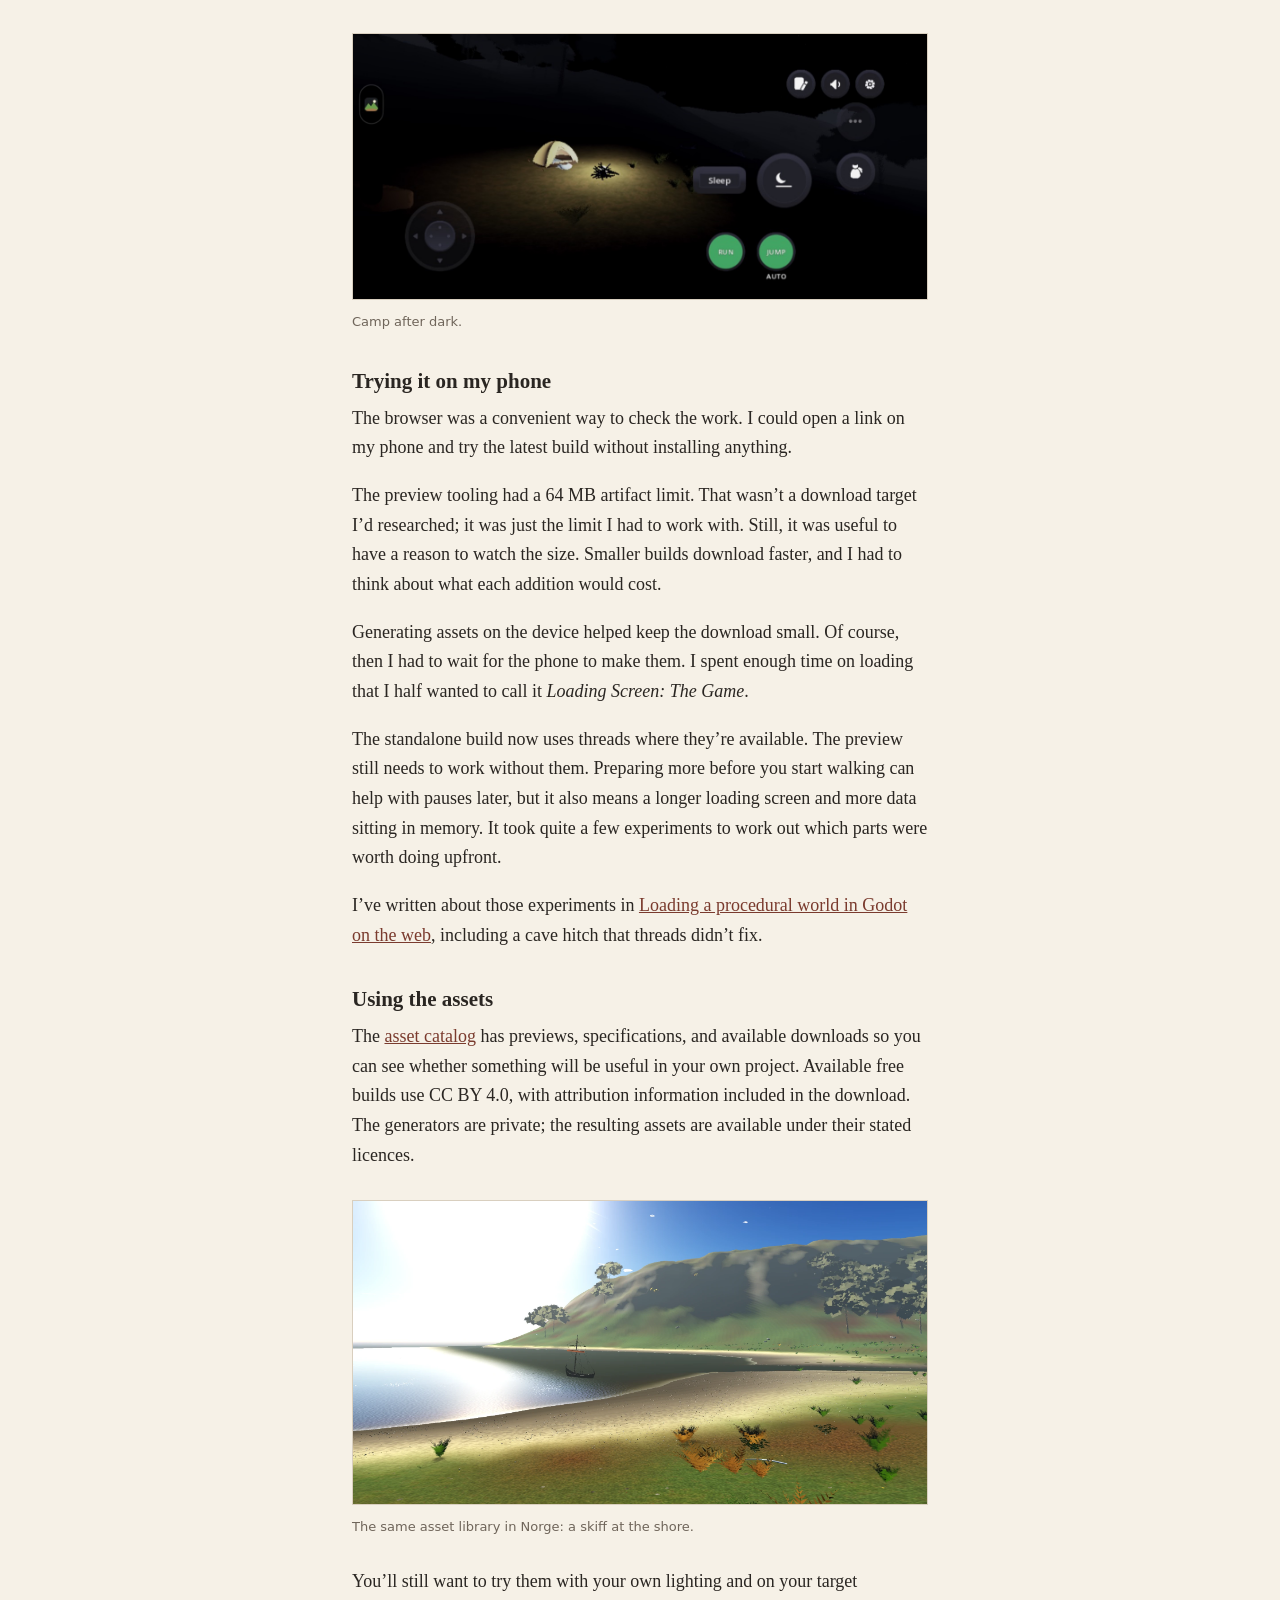
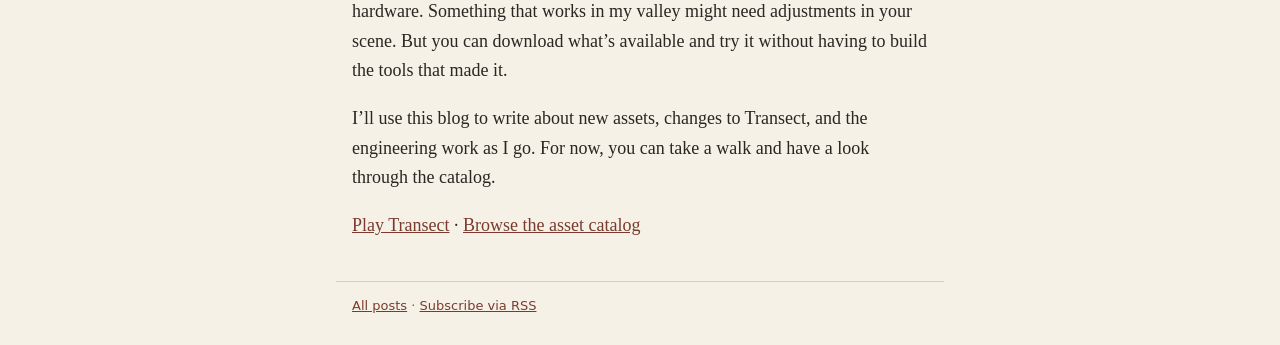
<file: posts/transect-announcement.html>
<!doctype html>
<html lang="en">
<head>
<meta charset="utf-8">
<meta name="viewport" content="width=device-width,initial-scale=1">
<title>Transect is out—and you can use the assets</title>
<meta name="description" content="A browser walk through a procedural valley, and an asset catalog for other game developers.">
<link rel="stylesheet" href="../style.css">
<link rel="canonical" href="https://fellandfjordstudios.github.io/blog/posts/transect-announcement.html">
<link rel="alternate" type="application/rss+xml" title="Notes from the valley" href="../feed.xml">
<meta property="og:site_name" content="Notes from the valley">
<meta property="og:type" content="article">
<meta property="og:title" content="Transect is out—and you can use the assets">
<meta property="og:description" content="A browser walk through a procedural valley, and an asset catalog for other game developers.">
<meta property="og:url" content="https://fellandfjordstudios.github.io/blog/posts/transect-announcement.html">
</head>
<body>
<header><a class="site" href="../">optilyr · notes from the valley</a></header>
<main>
<article>
<p class="date"><time datetime="2026-10-11">11 October 2026</time></p>
<h1>Transect is out—and you can use the assets</h1>
<p class="lede">Transect is out. It’s a first-person walk through a procedural valley that you can play in your browser. Follow the trail, try the weather controls, or stay out until dark and see how the place looks.</p>
<figure class="scene screenshot-pair">
<div class="screenshot-grid">
<img src="../assets/valley-day.jpg" width="590" height="1280" alt="Daylight in Transect: a white animal stands on a grassy hillside, with touch controls visible.">
<img src="../assets/camp-evening.jpg" width="590" height="1280" alt="A tent and a pile of wood beneath trees in the warm evening light, with touch controls visible.">
</div>
<figcaption>Out in the valley. Back at camp.</figcaption>
</figure>
<p class="project-links"><a href="https://fellandfjordstudios.github.io/transect-release/">Take a walk in Transect</a> · <a href="https://asset-explorer.pages.dev/">Explore the assets</a></p>
<p>I’ll keep working on it. I’ve also put together an asset catalog where other developers can browse, preview, and download assets for their own games.</p>
<p>Both came from wanting to make good graphical assets and actually use them in a game. Looking at a model on its own only told me so much. I wanted to know how it would look across a hillside, with a lot of other things around it, running on my phone.</p>
<h2>Why a valley?</h2>
<p>A model can look pretty good when you’ve picked the camera angle and lighting for it. I needed to check what happened when I didn’t have that control. Could I still make out its shape from a distance? Did it look odd when I used it twenty times? And could the device handle a whole landscape of these things?</p>
<p>A trail through a valley gave me a useful way to test that. I could walk past the same assets at different distances, change the time of day, and try different weather. Some problems only showed up once the light changed. Others showed up when I added enough assets to slow things down.</p>
<p>As I worked on the landscape, I added touch controls, weather, and sound. Eventually I liked walking around in it enough to want to share it.</p>
<figure class="scene">
<img src="../assets/camp-night.jpg" width="1280" height="590" loading="lazy" alt="A pool of light falls on a tent and a pile of wood in an otherwise dark campsite. The game’s touch controls remain visible.">
<figcaption>Camp after dark.</figcaption>
</figure>
<h2>Trying it on my phone</h2>
<p>The browser was a convenient way to check the work. I could open a link on my phone and try the latest build without installing anything.</p>
<p>The preview tooling had a 64 MB artifact limit. That wasn’t a download target I’d researched; it was just the limit I had to work with. Still, it was useful to have a reason to watch the size. Smaller builds download faster, and I had to think about what each addition would cost.</p>
<p>Generating assets on the device helped keep the download small. Of course, then I had to wait for the phone to make them. I spent enough time on loading that I half wanted to call it <em>Loading Screen: The Game</em>.</p>
<p>The standalone build now uses threads where they’re available. The preview still needs to work without them. Preparing more before you start walking can help with pauses later, but it also means a longer loading screen and more data sitting in memory. It took quite a few experiments to work out which parts were worth doing upfront.</p>
<p>I’ve written about those experiments in <a href="loading-a-procedural-world.html">Loading a procedural world in Godot on the web</a>, including a cave hitch that threads didn’t fix.</p>
<h2>Using the assets</h2>
<p>The <a href="https://asset-explorer.pages.dev/">asset catalog</a> has previews, specifications, and available downloads so you can see whether something will be useful in your own project. Available free builds use CC BY 4.0, with attribution information included in the download. The generators are private; the resulting assets are available under their stated licences.</p>
<figure class="scene shore-scene">
<img src="../images/norge-skiff-at-the-shore.webp" width="2000" height="1055" loading="lazy" alt="A skiff floats beside a sandy shore in Norge, beneath a grassy hillside and a bright blue sky.">
<figcaption>The same asset library in Norge: a skiff at the shore.</figcaption>
</figure>
<p>You’ll still want to try them with your own lighting and on your target hardware. Something that works in my valley might need adjustments in your scene. But you can download what’s available and try it without having to build the tools that made it.</p>
<p>I’ll use this blog to write about new assets, changes to Transect, and the engineering work as I go. For now, you can take a walk and have a look through the catalog.</p>
<p><a href="https://fellandfjordstudios.github.io/transect-release/">Play Transect</a> · <a href="https://asset-explorer.pages.dev/">Browse the asset catalog</a></p>
</article>
</main>
<footer><a href="../">All posts</a> · <a href="../feed.xml">Subscribe via RSS</a></footer>
</body>
</html>
</file>
<file: style.css>
:root{--bg:#f6f1e7;--ink:#2a2622;--muted:#6f655a;--rule:#d9cfbf;--accent:#7a3b2e}
@media (prefers-color-scheme:dark){:root{--bg:#1c1a17;--ink:#ece6da;--muted:#a89f92;--rule:#3a352e;--accent:#d9876f}}
*{box-sizing:border-box}
html{-webkit-text-size-adjust:100%}
body{margin:0;background:var(--bg);color:var(--ink);font:18px/1.65 Georgia,'Iowan Old Style','Times New Roman',serif}
header,main,footer{max-width:38rem;margin:0 auto;padding:0 16px}
header{padding-top:20px;padding-bottom:12px;border-bottom:1px solid var(--rule)}
.site{font:600 13px/1.2 system-ui,-apple-system,sans-serif;letter-spacing:.08em;text-transform:uppercase;color:var(--muted);text-decoration:none}
.date{font:13px system-ui,-apple-system,sans-serif;color:var(--muted);margin:28px 0 0}
h1{font-size:30px;line-height:1.2;margin:.2em 0 .5em}
h2{font-size:21px;line-height:1.3;margin:1.7em 0 .4em}
p{margin:0 0 1em}
.lede{font-size:20px}
a{color:var(--accent)}
.intro{margin-top:32px}
.project-links{font:15px/1.65 system-ui,-apple-system,sans-serif}
.posts{list-style:none;padding:0;margin:12px 0 28px}
.posts li{padding:14px 0;border-bottom:1px solid var(--rule)}
.posts h3{font-size:21px;font-weight:normal;line-height:1.35;margin:.25em 0 .5em}
.posts a{font-size:21px;text-decoration:none}
.posts a:hover{text-decoration:underline}
.posts li>p:last-child{font-size:16px;margin-bottom:0}
.posts .date{margin:0}
a:focus-visible{outline:2px solid var(--accent);outline-offset:4px}
footer{margin-top:40px;padding-top:16px;padding-bottom:32px;border-top:1px solid var(--rule);font:13px system-ui,-apple-system,sans-serif;color:var(--muted)}

pre{overflow-x:auto;padding:12px;border:1px solid var(--rule);font-size:14px}
.table-scroll{overflow-x:auto;margin:0 0 1em}
table{width:100%;border-collapse:collapse;font-size:15px;line-height:1.4}
caption{text-align:left;font-weight:bold;margin-bottom:.6em}
th,td{text-align:left;vertical-align:top;padding:8px;border-bottom:1px solid var(--rule)}
code{overflow-wrap:anywhere}
pre code{overflow-wrap:normal}

/* Article figures use native HTML so labels remain selectable and wrap on phones. */
figure{margin:30px 0}
figcaption{font:13px/1.55 system-ui,-apple-system,sans-serif;color:var(--muted);margin-top:12px}
.scene img{display:block;width:100%;height:auto;border:1px solid var(--rule)}
.home-scene{margin-bottom:36px}
.eyebrow{font:600 11px/1.5 system-ui,-apple-system,sans-serif;letter-spacing:.09em;text-transform:uppercase;color:var(--accent);margin:0 0 18px}
.takeaways{border-left:3px solid var(--accent);padding:18px 20px;margin:28px 0;background:var(--panel)}
.takeaways .eyebrow{margin-bottom:10px}
.takeaways ul{padding-left:18px;margin:0;font-size:16px;line-height:1.55}
.takeaways li+li{margin-top:9px}
.article-nav{display:flex;flex-wrap:wrap;gap:8px 16px;border-top:1px solid var(--rule);border-bottom:1px solid var(--rule);padding:14px 0;font:13px/1.5 system-ui,-apple-system,sans-serif}
.article-nav>span{color:var(--muted)}
h2[id]{scroll-margin-top:20px}
.diagram{border:1px solid var(--rule);padding:22px;background:var(--panel)}
.flow{list-style:none;padding:0;margin:0;display:grid;grid-template-columns:repeat(3,minmax(0,1fr));gap:24px;font:13px/1.5 system-ui,-apple-system,sans-serif}
.flow li{position:relative}
.flow li+li:before{content:'→';position:absolute;left:-19px;top:30px;color:var(--accent)}
.flow strong,.flow span{display:block}
.flow strong{font-size:15px;line-height:1.35;margin:7px 0}
.step-label{font-size:11px;color:var(--muted)}
.budget-bar{display:flex;height:32px;border:1px solid var(--muted);gap:3px}
.budget-runtime{width:56.25%;background:var(--accent)}
.budget-other{width:25.625%;background:var(--secondary)}
.budget-room{width:18.125%;background:var(--rule)}
.budget-key{display:grid;grid-template-columns:repeat(3,minmax(0,1fr));gap:12px;padding:0;list-style:none;font:12px/1.5 system-ui,-apple-system,sans-serif;margin:16px 0 0}
.budget-key strong,.budget-key li>span:last-child{display:block}
.budget-key strong{font-size:17px;margin-top:5px}
.swatch{display:block;width:18px;height:5px}
.runtime{background:var(--accent)}
.other{background:var(--secondary)}
.room{background:var(--rule)}
.chart-context{font:12px/1.5 system-ui,-apple-system,sans-serif;color:var(--muted);margin-top:-9px}
.hitch-chart{font:13px/1.5 system-ui,-apple-system,sans-serif}
.hitch-row{display:grid;grid-template-columns:1fr auto;gap:5px 12px;margin:16px 0}
.bar-track{grid-column:1/-1;height:13px;background:var(--rule)}
.bar-track span{display:block;height:100%;background:var(--accent)}
.hitch-result{border-top:1px solid var(--rule);padding-top:14px;margin-top:20px}
.hitch-result strong,.hitch-result span{display:block}
.hitch-result span{margin-top:4px}
:root{--panel:#f0eadf;--secondary:#80735f}
@media(prefers-color-scheme:dark){:root{--panel:#24211c;--secondary:#b4aa91}}
@media(max-width:480px){
 .diagram{padding:18px}
 .flow{grid-template-columns:1fr;gap:30px}
 .flow li+li:before{content:'↓';left:0;top:-25px}
 .budget-key{gap:8px}
 .budget-key strong{font-size:15px}
}

.screenshot-grid{display:grid;grid-template-columns:repeat(2,minmax(0,1fr));gap:12px;align-items:start}
</file>
